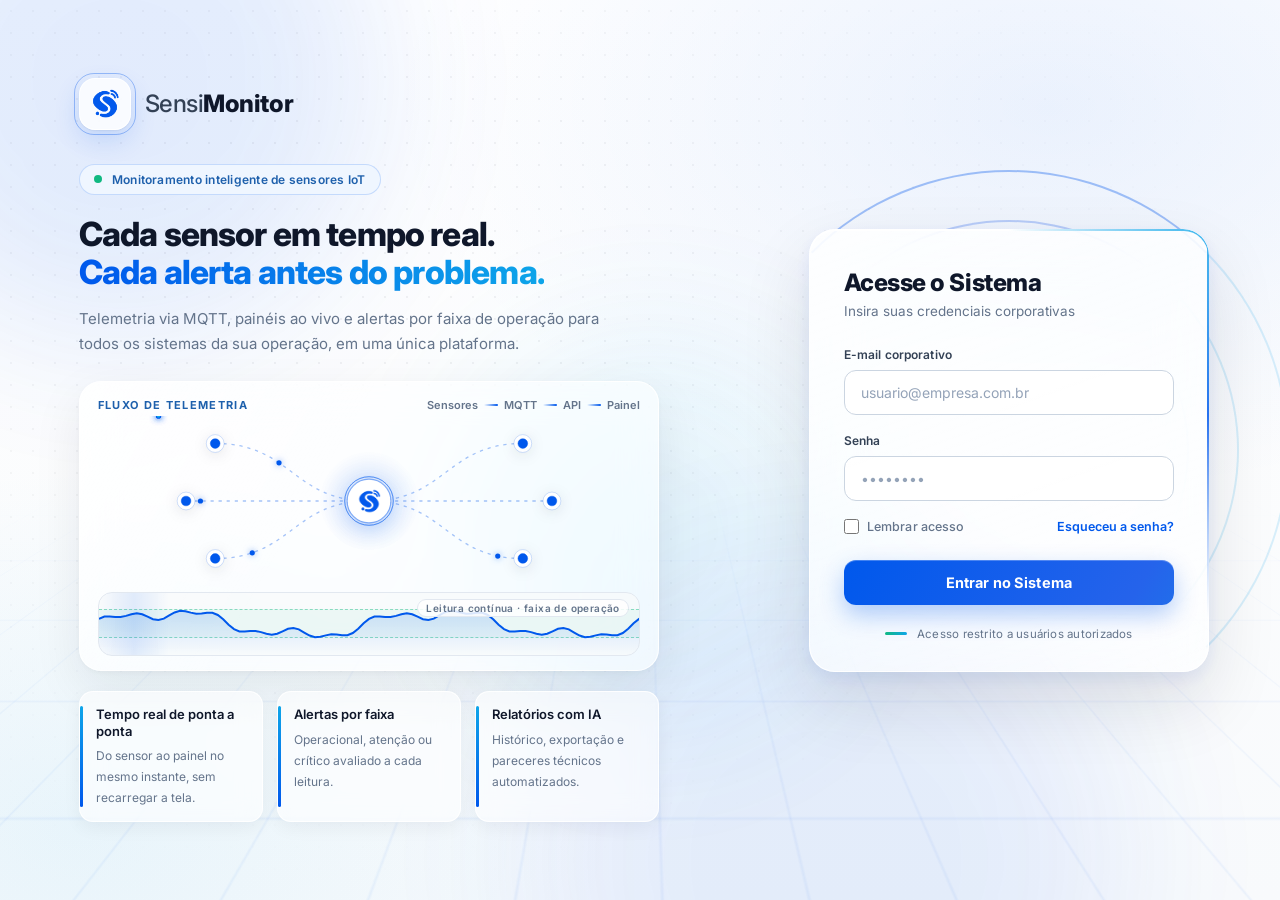
<file: index.html>
<!DOCTYPE html>
<html lang="pt-BR">
<head>
    <meta charset="UTF-8">
    <meta http-equiv="refresh" content="0; url=pages/login/index.html">
    <meta name="viewport" content="width=device-width, initial-scale=1.0">
    <title>Sensimonitor - Redirecionando...</title>
    <link rel="icon" type="image/png" href="pages/img/logo_head.png">
    <script>
        window.location.replace("pages/login/index.html" + window.location.search + window.location.hash);
    </script>
    <style>
        body {
            font-family: 'Inter', system-ui, -apple-system, sans-serif;
            display: flex;
            justify-content: center;
            align-items: center;
            height: 100vh;
            margin: 0;
            background-color: #f8fafc;
            color: #64748b;
        }
        .loading-container {
            text-align: center;
        }
        .spinner {
            width: 40px;
            height: 40px;
            border: 3px solid #e2e8f0;
            border-top: 3px solid #0284c7;
            border-radius: 50%;
            animation: spin 0.8s linear infinite;
            margin: 0 auto 16px;
        }
        @keyframes spin {
            0% { transform: rotate(0deg); }
            100% { transform: rotate(360deg); }
        }
    </style>
</head>
<body>
    <div class="loading-container">
        <div class="spinner"></div>
        <p>Carregando Sensimonitor...</p>
        <noscript>
            <p>Se você não for redirecionado automaticamente, <a href="pages/login/index.html">clique aqui</a>.</p>
        </noscript>
    </div>
</body>
</html>
</file>
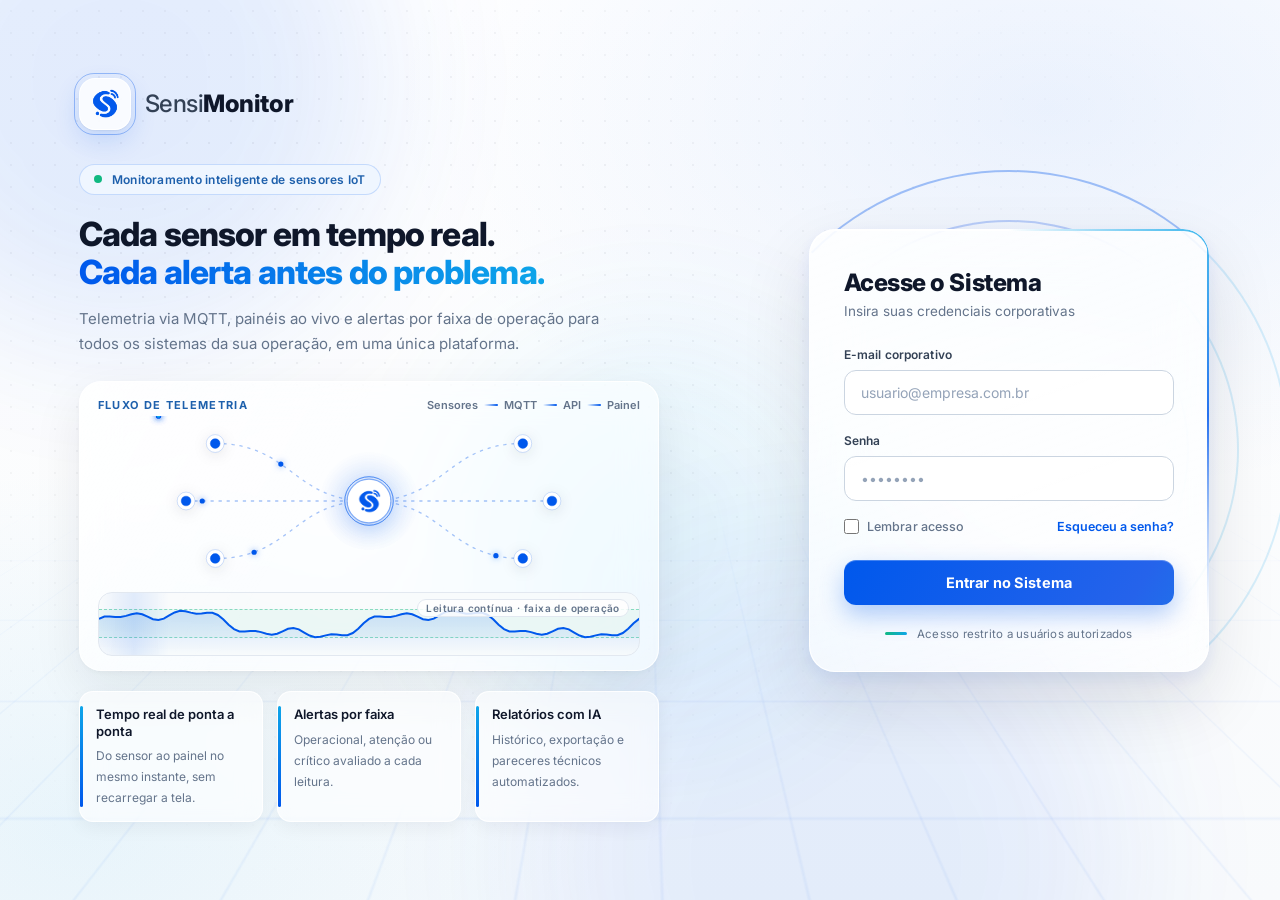
<file: pages/admin/index.html>
<!DOCTYPE html>
<html lang="pt-BR">
<head>
    <meta charset="UTF-8">
    <meta name="viewport" content="width=device-width, initial-scale=1.0">
    <title>Sensimonitor - Administração</title>
    <link rel="icon" type="image/png" href="../img/logo_head.png">
    <!-- Reaproveitamos o css da home para o layout base, e adicionamos um admin.css para os forms -->
    <link rel="stylesheet" href="../home/home.css">
    <link rel="stylesheet" href="admin.css">
    <link href="https://fonts.googleapis.com/css2?family=Inter:wght@300;400;500;600;700;800;900&display=swap" rel="stylesheet">
    <script src="../config.js"></script>
</head>
<body>
    <div id="toast" class="toast-feedback"></div>
    <div class="app-layout">
        <aside class="sidebar" data-menu="admin"></aside>
        <script src="../../shared/ui/sidebar.js"></script>

        <main class="main-content">
            <header>
                <h1>Cadastrar Clientes e Acessos</h1>
                <p>Gerencie o cadastro de clientes e configure credenciais de acesso de usuários ao sistema</p>
            </header>

            <div class="admin-container">
                <!-- Seção 1: Criar Cliente -->
                <div class="admin-section">
                    <div class="section-header">
                        <div class="section-title-group">
                            <h2>Cadastro de Cliente</h2>
                            <p>Registre novos clientes para controle e alocação de dispositivos</p>
                        </div>
                    </div>
                    <form id="formEmpresa">
                        <div class="form-group">
                            <label for="nomeEmpresa">Nome do Cliente</label>
                            <input type="text" id="nomeEmpresa" required placeholder="Razão Social ou Nome Fantasia">
                            <span class="form-hint">Identificação principal do cliente no sistema</span>
                        </div>
                        <div class="form-group">
                            <label for="cnpjEmpresa">CNPJ</label>
                            <input type="text" id="cnpjEmpresa" placeholder="00.000.000/0001-00">
                            <span class="form-hint">Opcional para fins de registro</span>
                        </div>
                        <button type="submit" id="btnSubmitEmpresa" class="btn-primary">
                            <span>Cadastrar Cliente</span>
                        </button>
                    </form>
                </div>

                <!-- Seção 2: Criar Usuário -->
                <div class="admin-section">
                    <div class="section-header">
                        <div class="section-title-group">
                            <h2>Cadastro de Usuário</h2>
                            <p>Defina as credenciais de autenticação e nível de permissão</p>
                        </div>
                    </div>
                    <form id="formUsuario">
                        <div class="form-group">
                            <label for="selectEmpresa">Cliente Vinculado</label>
                            <select id="selectEmpresa" required>
                                <option value="">Carregando clientes cadastrados...</option>
                            </select>
                            <span class="form-hint">O usuário terá acesso exclusivo aos dispositivos deste cliente</span>
                        </div>

                        <div class="form-row">
                            <div class="form-group">
                                <label for="nomeUsuario">Nome do Usuário</label>
                                <input type="text" id="nomeUsuario" required placeholder="Nome completo">
                            </div>
                            <div class="form-group">
                                <label for="emailUsuario">E-mail</label>
                                <input type="email" id="emailUsuario" required placeholder="usuario@cliente.com">
                            </div>
                        </div>

                        <div class="form-row">
                            <div class="form-group">
                                <label for="senhaUsuario">Senha Inicial</label>
                                <input type="password" id="senhaUsuario" required placeholder="Digite a senha de acesso">
                            </div>
                            <div class="form-group">
                                <label for="perfilUsuario">Nível de Acesso</label>
                                <select id="perfilUsuario">
                                    <option value="superadmin">Superadministrador (Gestão e Vínculos)</option>
                                    <option value="apresentacao" selected>Apresentação (Chopeiras / LFG60)</option>
                                </select>
                            </div>
                        </div>

                        <div class="profile-info-box">
                            <strong>Níveis de Permissão:</strong>
                            <ul style="margin: 6px 0 0 16px; padding: 0; font-size: 12px; line-height: 1.5;">
                                <li><strong>Superadministrador:</strong> Responsável pela gestão geral, cadastro de clientes, criação de usuários e vinculação de dispositivos.</li>
                                <li><strong>Apresentação:</strong> Acesso restrito exclusivamente à área de telemetria de dispositivos (Chopeiras e LFG60). Visão geral e outras áreas ficam bloqueadas.</li>
                            </ul>
                        </div>

                        <button type="submit" id="btnSubmitUsuario" class="btn-primary">
                            <span>Cadastrar Usuário</span>
                        </button>
                    </form>
                </div>
            </div>
        </main>
    </div>

    <script src="../../shared/ui/toast.js"></script>
    <script src="admin.js"></script>
</body>
</html>
</file>
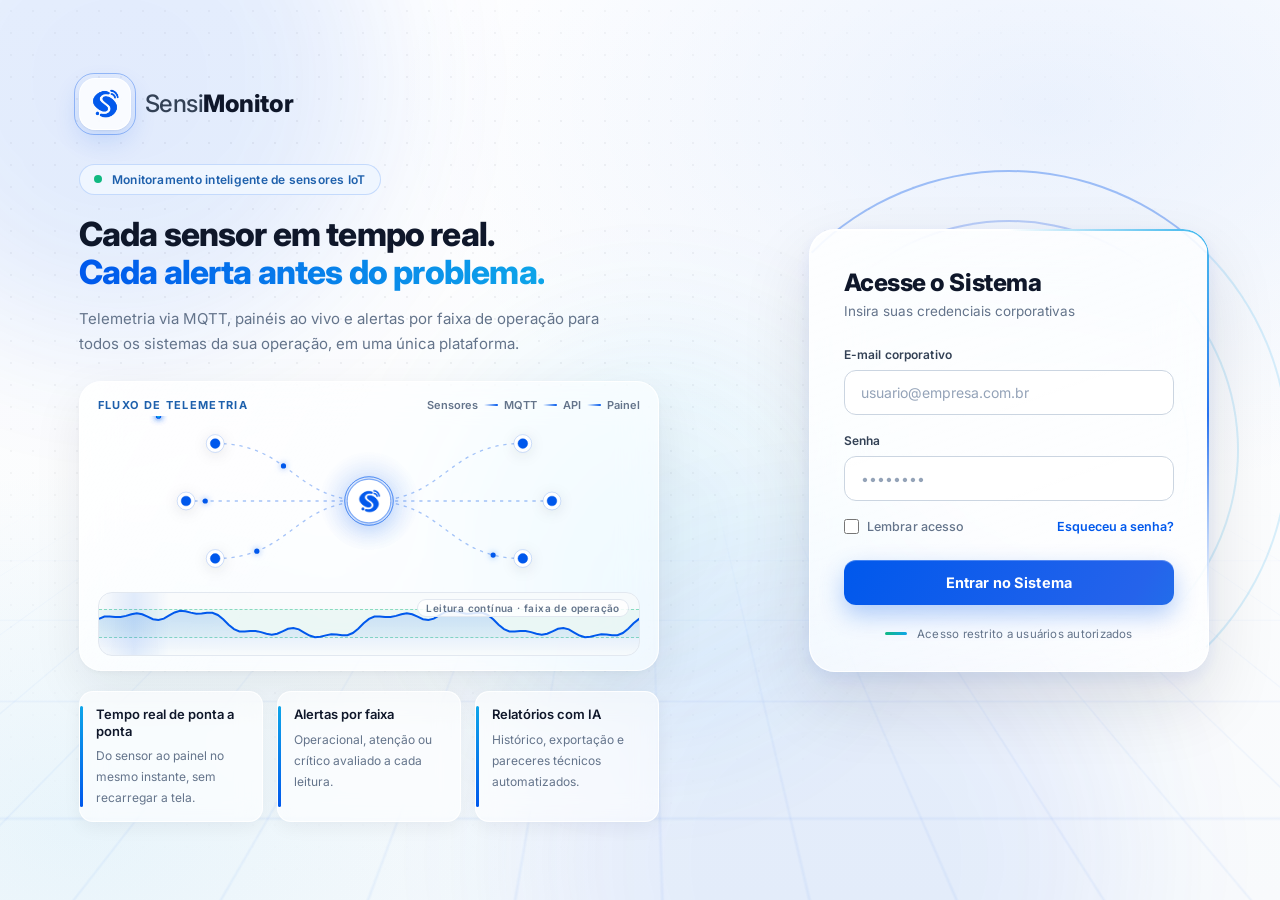
<file: pages/login/index.html>
<!DOCTYPE html>
<html lang="pt-BR">
<head>
    <meta charset="UTF-8">
    <meta name="viewport" content="width=device-width, initial-scale=1.0">
    <title>Sensimonitor - Login</title>
    <link rel="icon" type="image/png" href="../img/logo_head.png">
    <link rel="stylesheet" href="login.css">
    <link href="https://fonts.googleapis.com/css2?family=Inter:wght@300;400;500;600;700;800;900&display=swap" rel="stylesheet">
    <script src="../config.js"></script>
</head>
<body>
    <!-- Fundo animado: aurora em tons da marca, grade em perspectiva e partículas -->
    <div class="bg-animation" aria-hidden="true">
        <div class="circle circle-1"></div>
        <div class="circle circle-2"></div>
        <div class="circle circle-3"></div>
        <div class="bg-grid"></div>
        <div class="bg-noise"></div>
        <span class="spark s1"></span><span class="spark s2"></span><span class="spark s3"></span>
        <span class="spark s4"></span><span class="spark s5"></span><span class="spark s6"></span>
    </div>

    <div class="split-layout">
        <!-- Lado Esquerdo: Proposta da plataforma -->
        <div class="info-side">
            <div class="info-content">
                <div class="logo-container left-logo">
                    <div class="brand-mark">
                        <img src="../img/logo_head.png" alt="" class="brand-mark-img">
                        <span class="brand-ring"></span>
                    </div>
                    <span class="brand-name">Sensi<strong>Monitor</strong></span>
                </div>

                <span class="eyebrow"><span class="live-dot"></span>Monitoramento inteligente de sensores IoT</span>
                <h2>Cada sensor em tempo real.<br><span class="grad-text">Cada alerta antes do problema.</span></h2>
                <p class="info-desc">Telemetria via MQTT, painéis ao vivo e alertas por faixa de operação para todos os sistemas da sua operação, em uma única plataforma.</p>

                <!-- Painel ilustrativo: fluxo de telemetria dos sensores até a plataforma -->
                <div class="telemetry-panel" aria-hidden="true">
                    <div class="panel-head">
                        <span class="panel-title">Fluxo de telemetria</span>
                        <span class="panel-pipeline">Sensores <i></i> MQTT <i></i> API <i></i> Painel</span>
                    </div>

                    <svg class="flow-svg" viewBox="0 0 520 210" preserveAspectRatio="xMidYMid meet">
                        <defs>
                            <radialGradient id="gHub">
                                <stop offset="0" stop-color="#0058ec" stop-opacity="0.18"/>
                                <stop offset="1" stop-color="#0058ec" stop-opacity="0"/>
                            </radialGradient>
                        </defs>

                        <!-- Conexões dos sensores até a plataforma -->
                        <path id="p1" class="flow-line" d="M70,34 C165,34 165,105 260,105"/>
                        <path id="p2" class="flow-line" d="M34,105 C147,105 147,105 260,105"/>
                        <path id="p3" class="flow-line" d="M70,176 C165,176 165,105 260,105"/>
                        <path id="p4" class="flow-line" d="M450,34 C355,34 355,105 260,105"/>
                        <path id="p5" class="flow-line" d="M486,105 C373,105 373,105 260,105"/>
                        <path id="p6" class="flow-line" d="M450,176 C355,176 355,105 260,105"/>

                        <!-- Pacotes de dados percorrendo as conexões -->
                        <circle r="3.2" class="packet"><animateMotion dur="2.6s" begin="0s" repeatCount="indefinite"><mpath href="#p1"/></animateMotion></circle>
                        <circle r="2.2" class="packet alt"><animateMotion dur="2.6s" begin="1.3s" repeatCount="indefinite"><mpath href="#p1"/></animateMotion></circle>
                        <circle r="3.2" class="packet"><animateMotion dur="3.2s" begin="0.8s" repeatCount="indefinite"><mpath href="#p2"/></animateMotion></circle>
                        <circle r="3.2" class="packet"><animateMotion dur="2.9s" begin="0.4s" repeatCount="indefinite"><mpath href="#p3"/></animateMotion></circle>
                        <circle r="2.2" class="packet alt"><animateMotion dur="2.9s" begin="1.7s" repeatCount="indefinite"><mpath href="#p3"/></animateMotion></circle>
                        <circle r="3.2" class="packet"><animateMotion dur="3.4s" begin="1.2s" repeatCount="indefinite"><mpath href="#p4"/></animateMotion></circle>
                        <circle r="3.2" class="packet"><animateMotion dur="2.7s" begin="1.6s" repeatCount="indefinite"><mpath href="#p5"/></animateMotion></circle>
                        <circle r="2.2" class="packet alt"><animateMotion dur="2.7s" begin="2.9s" repeatCount="indefinite"><mpath href="#p5"/></animateMotion></circle>
                        <circle r="3.2" class="packet"><animateMotion dur="3.0s" begin="0.6s" repeatCount="indefinite"><mpath href="#p6"/></animateMotion></circle>

                        <!-- Central (plataforma) -->
                        <circle cx="260" cy="105" r="62" fill="url(#gHub)"/>
                        <circle cx="260" cy="105" r="30" class="hub-pulse"/>
                        <circle cx="260" cy="105" r="30" class="hub-pulse d2"/>
                        <circle cx="260" cy="105" r="27" class="hub-core"/>
                        <image href="../img/logo_head.png" x="243" y="88" width="34" height="34"/>

                        <!-- Sensores -->
                        <g class="node"><circle cx="70" cy="34" r="11" class="node-halo"/><circle cx="70" cy="34" r="6" class="node-ping d1"/><circle cx="70" cy="34" r="6" class="node-dot"/></g>
                        <g class="node"><circle cx="34" cy="105" r="11" class="node-halo"/><circle cx="34" cy="105" r="6" class="node-ping d2"/><circle cx="34" cy="105" r="6" class="node-dot"/></g>
                        <g class="node"><circle cx="70" cy="176" r="11" class="node-halo"/><circle cx="70" cy="176" r="6" class="node-ping d3"/><circle cx="70" cy="176" r="6" class="node-dot"/></g>
                        <g class="node"><circle cx="450" cy="34" r="11" class="node-halo"/><circle cx="450" cy="34" r="6" class="node-ping d4"/><circle cx="450" cy="34" r="6" class="node-dot"/></g>
                        <g class="node"><circle cx="486" cy="105" r="11" class="node-halo"/><circle cx="486" cy="105" r="6" class="node-ping d5"/><circle cx="486" cy="105" r="6" class="node-dot"/></g>
                        <g class="node"><circle cx="450" cy="176" r="11" class="node-halo"/><circle cx="450" cy="176" r="6" class="node-ping d6"/><circle cx="450" cy="176" r="6" class="node-dot"/></g>
                    </svg>

                    <!-- Curva contínua de leitura com faixa de operação -->
                    <div class="wave-box">
                        <div class="wave-band"></div>
                        <svg class="wave-svg" viewBox="0 0 800 120" preserveAspectRatio="none">
                            <defs>
                                <linearGradient id="gWave" x1="0" x2="0" y1="0" y2="1">
                                    <stop offset="0" stop-color="#3b82f6" stop-opacity="0.35"/>
                                    <stop offset="1" stop-color="#3b82f6" stop-opacity="0"/>
                                </linearGradient>
                            </defs>
                            <g class="wave-track">
                                <path class="wave-fill" d="M0,50.1 L8,45.7 L16,45.3 L24,46.6 L32,46.6 L40,44.3 L48,41.0 L56,39.3 L64,41.1 L72,45.8 L80,50.7 L88,52.4 L96,49.6 L104,43.5 L112,37.6 L120,34.6 L128,35.4 L136,38.0 L144,40.0 L152,39.7 L160,38.2 L168,38.3 L176,42.5 L184,50.9 L192,61.3 L200,69.9 L208,74.3 L216,74.7 L224,73.4 L232,73.4 L240,75.7 L248,79.0 L256,80.7 L264,78.9 L272,74.2 L280,69.3 L288,67.6 L296,70.4 L304,76.5 L312,82.4 L320,85.4 L328,84.6 L336,82.0 L344,80.0 L352,80.3 L360,81.8 L368,81.7 L376,77.5 L384,69.1 L392,58.7 L400,50.1 L408,45.7 L416,45.3 L424,46.6 L432,46.6 L440,44.3 L448,41.0 L456,39.3 L464,41.1 L472,45.8 L480,50.7 L488,52.4 L496,49.6 L504,43.5 L512,37.6 L520,34.6 L528,35.4 L536,38.0 L544,40.0 L552,39.7 L560,38.2 L568,38.3 L576,42.5 L584,50.9 L592,61.3 L600,69.9 L608,74.3 L616,74.7 L624,73.4 L632,73.4 L640,75.7 L648,79.0 L656,80.7 L664,78.9 L672,74.2 L680,69.3 L688,67.6 L696,70.4 L704,76.5 L712,82.4 L720,85.4 L728,84.6 L736,82.0 L744,80.0 L752,80.3 L760,81.8 L768,81.7 L776,77.5 L784,69.1 L792,58.7 L800,50.1 L808,45.7 L816,45.3 L824,46.6 L832,46.6 L840,44.3 L848,41.0 L856,39.3 L864,41.1 L872,45.8 L880,50.7 L888,52.4 L896,49.6 L904,43.5 L912,37.6 L920,34.6 L928,35.4 L936,38.0 L944,40.0 L952,39.7 L960,38.2 L968,38.3 L976,42.5 L984,50.9 L992,61.3 L1000,69.9 L1008,74.3 L1016,74.7 L1024,73.4 L1032,73.4 L1040,75.7 L1048,79.0 L1056,80.7 L1064,78.9 L1072,74.2 L1080,69.3 L1088,67.6 L1096,70.4 L1104,76.5 L1112,82.4 L1120,85.4 L1128,84.6 L1136,82.0 L1144,80.0 L1152,80.3 L1160,81.8 L1168,81.7 L1176,77.5 L1184,69.1 L1192,58.7 L1200,50.1 L1200,120 L0,120 Z"/>
                                <path class="wave-line" d="M0,50.1 L8,45.7 L16,45.3 L24,46.6 L32,46.6 L40,44.3 L48,41.0 L56,39.3 L64,41.1 L72,45.8 L80,50.7 L88,52.4 L96,49.6 L104,43.5 L112,37.6 L120,34.6 L128,35.4 L136,38.0 L144,40.0 L152,39.7 L160,38.2 L168,38.3 L176,42.5 L184,50.9 L192,61.3 L200,69.9 L208,74.3 L216,74.7 L224,73.4 L232,73.4 L240,75.7 L248,79.0 L256,80.7 L264,78.9 L272,74.2 L280,69.3 L288,67.6 L296,70.4 L304,76.5 L312,82.4 L320,85.4 L328,84.6 L336,82.0 L344,80.0 L352,80.3 L360,81.8 L368,81.7 L376,77.5 L384,69.1 L392,58.7 L400,50.1 L408,45.7 L416,45.3 L424,46.6 L432,46.6 L440,44.3 L448,41.0 L456,39.3 L464,41.1 L472,45.8 L480,50.7 L488,52.4 L496,49.6 L504,43.5 L512,37.6 L520,34.6 L528,35.4 L536,38.0 L544,40.0 L552,39.7 L560,38.2 L568,38.3 L576,42.5 L584,50.9 L592,61.3 L600,69.9 L608,74.3 L616,74.7 L624,73.4 L632,73.4 L640,75.7 L648,79.0 L656,80.7 L664,78.9 L672,74.2 L680,69.3 L688,67.6 L696,70.4 L704,76.5 L712,82.4 L720,85.4 L728,84.6 L736,82.0 L744,80.0 L752,80.3 L760,81.8 L768,81.7 L776,77.5 L784,69.1 L792,58.7 L800,50.1 L808,45.7 L816,45.3 L824,46.6 L832,46.6 L840,44.3 L848,41.0 L856,39.3 L864,41.1 L872,45.8 L880,50.7 L888,52.4 L896,49.6 L904,43.5 L912,37.6 L920,34.6 L928,35.4 L936,38.0 L944,40.0 L952,39.7 L960,38.2 L968,38.3 L976,42.5 L984,50.9 L992,61.3 L1000,69.9 L1008,74.3 L1016,74.7 L1024,73.4 L1032,73.4 L1040,75.7 L1048,79.0 L1056,80.7 L1064,78.9 L1072,74.2 L1080,69.3 L1088,67.6 L1096,70.4 L1104,76.5 L1112,82.4 L1120,85.4 L1128,84.6 L1136,82.0 L1144,80.0 L1152,80.3 L1160,81.8 L1168,81.7 L1176,77.5 L1184,69.1 L1192,58.7 L1200,50.1"/>
                            </g>
                        </svg>
                        <span class="wave-scan"></span>
                        <span class="wave-caption">Leitura contínua · faixa de operação</span>
                    </div>
                </div>

                <div class="features-list">
                    <div class="feature-item">
                        <div class="feature-text">
                            <strong>Tempo real de ponta a ponta</strong>
                            <span>Do sensor ao painel no mesmo instante, sem recarregar a tela.</span>
                        </div>
                    </div>
                    <div class="feature-item">
                        <div class="feature-text">
                            <strong>Alertas por faixa</strong>
                            <span>Operacional, atenção ou crítico avaliado a cada leitura.</span>
                        </div>
                    </div>
                    <div class="feature-item">
                        <div class="feature-text">
                            <strong>Relatórios com IA</strong>
                            <span>Histórico, exportação e pareceres técnicos automatizados.</span>
                        </div>
                    </div>
                </div>
            </div>
        </div>

        <!-- Lado Direito: Login -->
        <div class="login-side">
            <!-- Arcos de sinal (referência ao símbolo da marca) -->
            <div class="signal-arcs" aria-hidden="true">
                <span></span><span></span><span></span>
            </div>

            <div class="login-box" id="loginBox">
                <div class="login-mobile-logo">
                    <img src="../img/logo_head.png" alt="" class="login-logo-mobile">
                    <span class="brand-name">Sensi<strong>Monitor</strong></span>
                </div>
                <h3 class="login-title">Acesse o Sistema</h3>
                <p class="subtitle">Insira suas credenciais corporativas</p>
                <form id="loginForm">
                    <div class="input-group">
                        <label for="email">E-mail corporativo</label>
                        <div class="input-shell">
                            <input type="email" id="email" placeholder="usuario@empresa.com.br" required autocomplete="email">
                            <span class="input-glow"></span>
                        </div>
                    </div>
                    <div class="input-group">
                        <label for="password">Senha</label>
                        <div class="input-shell">
                            <input type="password" id="password" placeholder="••••••••" required>
                            <span class="input-glow"></span>
                        </div>
                    </div>
                    <div class="options">
                        <label class="remember">
                            <input type="checkbox"> Lembrar acesso
                        </label>
                        <a href="#" class="forgot-pwd">Esqueceu a senha?</a>
                    </div>
                    <button type="submit" class="login-btn">
                        <span class="btn-text">Entrar no Sistema</span>
                        <span class="loader hidden"></span>
                    </button>
                </form>
                <p class="secure-note"><span class="secure-bar"></span>Acesso restrito a usuários autorizados</p>
            </div>
        </div>
    </div>

    <script src="login.js"></script>
</body>
</html>
</file>
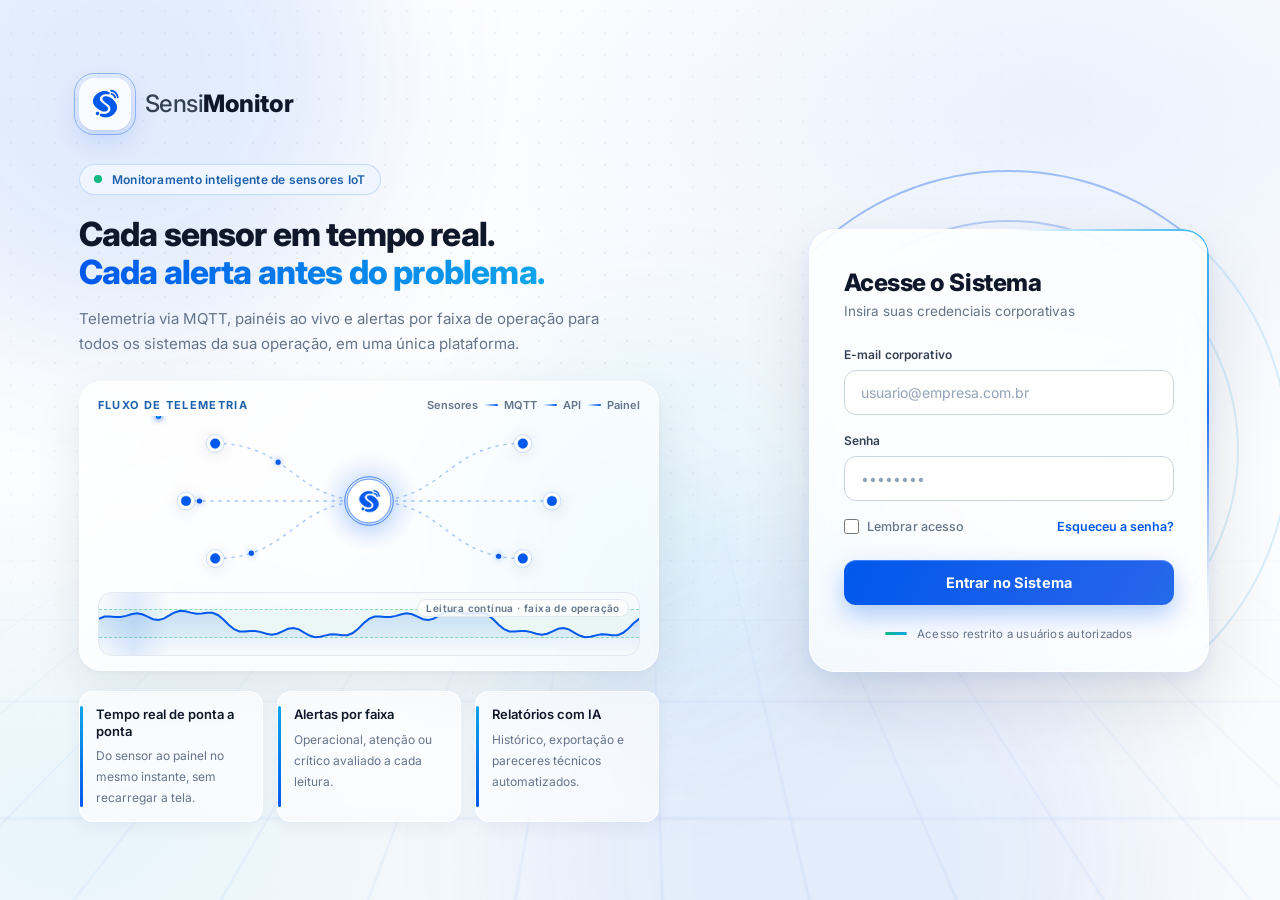
<file: pages/admin/dispositivos.html>
<!DOCTYPE html>
<html lang="pt-BR">
<head>
    <meta charset="UTF-8">
    <meta name="viewport" content="width=device-width, initial-scale=1.0">
    <title>Sensimonitor - Gerenciar Dispositivos</title>
    <link rel="stylesheet" href="../home/home.css">
    <link rel="stylesheet" href="admin.css">
    <link href="https://fonts.googleapis.com/css2?family=Inter:wght@300;400;500;600;700;800;900&display=swap" rel="stylesheet">
    <script src="../config.js"></script>
    <style>
        .devices-table {
            width: 100%;
            border-collapse: collapse;
            margin-top: 20px;
        }
        .devices-table th, .devices-table td {
            text-align: left;
            padding: 12px;
            border-bottom: 1px solid #e1e4e8;
            font-size: 13px;
        }
        .devices-table th {
            background-color: #f8f9fa;
            color: #555;
            font-weight: 600;
        }
        .devices-table tr:hover {
            background-color: #f1f5f9;
        }
        .status-badge {
            padding: 4px 8px;
            border-radius: 12px;
            font-size: 11px;
            font-weight: 600;
        }
        .status-operacional { background-color: #d1fae5; color: #065f46; }
        .status-atencao { background-color: #fef3c7; color: #92400e; }
        .select-empresa {
            padding: 6px 10px;
            border-radius: 6px;
            border: 1px solid #cbd5e1;
            background-color: #fff;
            font-size: 13px;
            color: #1e293b;
            width: 100%;
            max-width: 220px;
        }
        .btn-salvar-vinculo {
            background-color: #0284c7;
            color: white;
            border: none;
            padding: 6px 12px;
            border-radius: 6px;
            font-size: 12px;
            font-weight: 600;
            cursor: pointer;
            transition: background-color 0.2s;
        }
        .btn-salvar-vinculo:hover {
            background-color: #0369a1;
        }
        .btn-salvar-vinculo:disabled {
            background-color: #94a3b8;
            cursor: not-allowed;
        }
        .toast-feedback {
            position: fixed;
            top: 20px;
            right: 20px;
            padding: 12px 20px;
            border-radius: 8px;
            color: white;
            font-size: 14px;
            font-weight: 500;
            display: none;
            z-index: 1000;
            box-shadow: 0 4px 6px -1px rgba(0, 0, 0, 0.1);
        }
        .toast-success { background-color: #10b981; }
        .toast-error { background-color: #ef4444; }
    </style>
</head>
<body>
    <div id="toast" class="toast-feedback"></div>
    <div class="app-layout">
        <aside class="sidebar" data-menu="admin"></aside>
        <script src="../../shared/ui/sidebar.js"></script>

        <main class="main-content">
            <header>
                <h1>Gerenciar Dispositivos</h1>
                <p>Vincule dispositivos a clientes específicos para controle de acesso e visualização</p>
            </header>

            <!-- 4 Cards de Métricas -->
            <div class="dashboard-cards">
                <div class="card">
                    <h3>Clientes Cadastrados</h3>
                    <div class="card-value" id="kpiEmpresas">--</div>
                    <div class="card-indicator neutral">
                        Clientes ativos no sistema
                    </div>
                </div>
                <div class="card">
                    <h3>Dispositivos Detectados</h3>
                    <div class="card-value" id="kpiTotalDispositivos">--</div>
                    <div class="card-indicator neutral">
                        Total registrado no sistema
                    </div>
                </div>
                <div class="card">
                    <h3>Dispositivos Sem Vínculo</h3>
                    <div class="card-value warning" id="kpiSemVinculo">--</div>
                    <div class="card-indicator" id="kpiSemVinculoSub" style="color: #f59e0b;">
                        Requerem vinculação
                    </div>
                </div>
                <div class="card">
                    <h3>Dispositivos Online</h3>
                    <div class="card-value positive" id="kpiOnline">--</div>
                    <div class="card-indicator positive">
                        Operando normalmente
                    </div>
                </div>
            </div>

            <!-- Grid Principal: Tabela de Dispositivos (Esquerda) e Tabela de Clientes (Direita) -->
            <div class="devices-layout-grid">
                <!-- Coluna Principal: Tabela de Dispositivos -->
                <div class="card devices-main-card">
                    <div class="card-top-header">
                        <div>
                            <h2>Dispositivos Detectados</h2>
                            <p id="devicesCountSub">Gerenciamento e vinculação de dispositivos com os clientes</p>
                        </div>
                        <div class="table-search-box">
                            <input type="text" id="searchDispositivoInput" class="table-search-input" placeholder="Buscar por série ou cliente...">
                        </div>
                    </div>

                    <div style="overflow-x: auto;">
                        <table class="devices-table">
                            <thead>
                                <tr>
                                    <th>Nº de Série</th>
                                    <th>Cliente Vinculado</th>
                                    <th>Status</th>
                                    <th>Data de Cadastro</th>
                                    <th style="text-align: center; width: 100px;">Ações</th>
                                </tr>
                            </thead>
                            <tbody id="devicesTableBody">
                                <tr>
                                    <td colspan="5" style="text-align: center;">Carregando dispositivos...</td>
                                </tr>
                            </tbody>
                        </table>
                    </div>
                </div>

                <!-- Coluna Lateral: Clientes e Quantidade de Dispositivos Vinculados (Mesmo Padrão da Tabela Principal) -->
                <div class="card companies-sidebar-card">
                    <div class="card-top-header">
                        <div>
                            <h2>Clientes</h2>
                            <p id="clientsCountSub">Dispositivos vinculados</p>
                        </div>
                    </div>

                    <div style="overflow-x: auto; max-height: 560px;">
                        <table class="devices-table clients-table">
                            <thead>
                                <tr>
                                    <th>Cliente</th>
                                    <th style="text-align: center; width: 75px;">Disp.</th>
                                    <th style="text-align: center; width: 70px;">Ação</th>
                                </tr>
                            </thead>
                            <tbody id="clientsTableBody">
                                <tr>
                                    <td colspan="3" style="text-align: center; color: var(--text-muted);">Carregando clientes...</td>
                                </tr>
                            </tbody>
                        </table>
                    </div>
                </div>
            </div>
        </main>
    </div>

    <!-- Modal de Edição de Cliente -->
    <div class="modal-overlay" id="modalEditarCliente">
        <div class="modal-content client-edit-modal">
            <div class="modal-header">
                <h3>Editar Cliente</h3>
                <button type="button" class="modal-close-btn" onclick="fecharModalEditarCliente()">&times;</button>
            </div>
            <form id="formEditarCliente" onsubmit="salvarEdicaoCliente(event)">
                <div class="modal-body">
                    <input type="hidden" id="editClienteId">
                    <div class="modal-form-group">
                        <label for="editClienteNome">Nome do Cliente</label>
                        <input type="text" id="editClienteNome" required placeholder="Razão Social ou Nome Fantasia" class="modal-input">
                    </div>
                    <div class="modal-form-group">
                        <label for="editClienteCnpj">CNPJ</label>
                        <input type="text" id="editClienteCnpj" placeholder="00.000.000/0001-00" class="modal-input">
                    </div>
                </div>
                <div class="modal-footer">
                    <button type="button" class="btn-modal-secondary" onclick="fecharModalEditarCliente()">Cancelar</button>
                    <button type="submit" id="btnSalvarEdicaoCliente" class="btn-modal-primary">Salvar Alterações</button>
                </div>
            </form>
        </div>
    </div>

    <script src="../../shared/ui/toast.js"></script>
    <script src="dispositivos.js"></script>
</body>
</html>
</file>
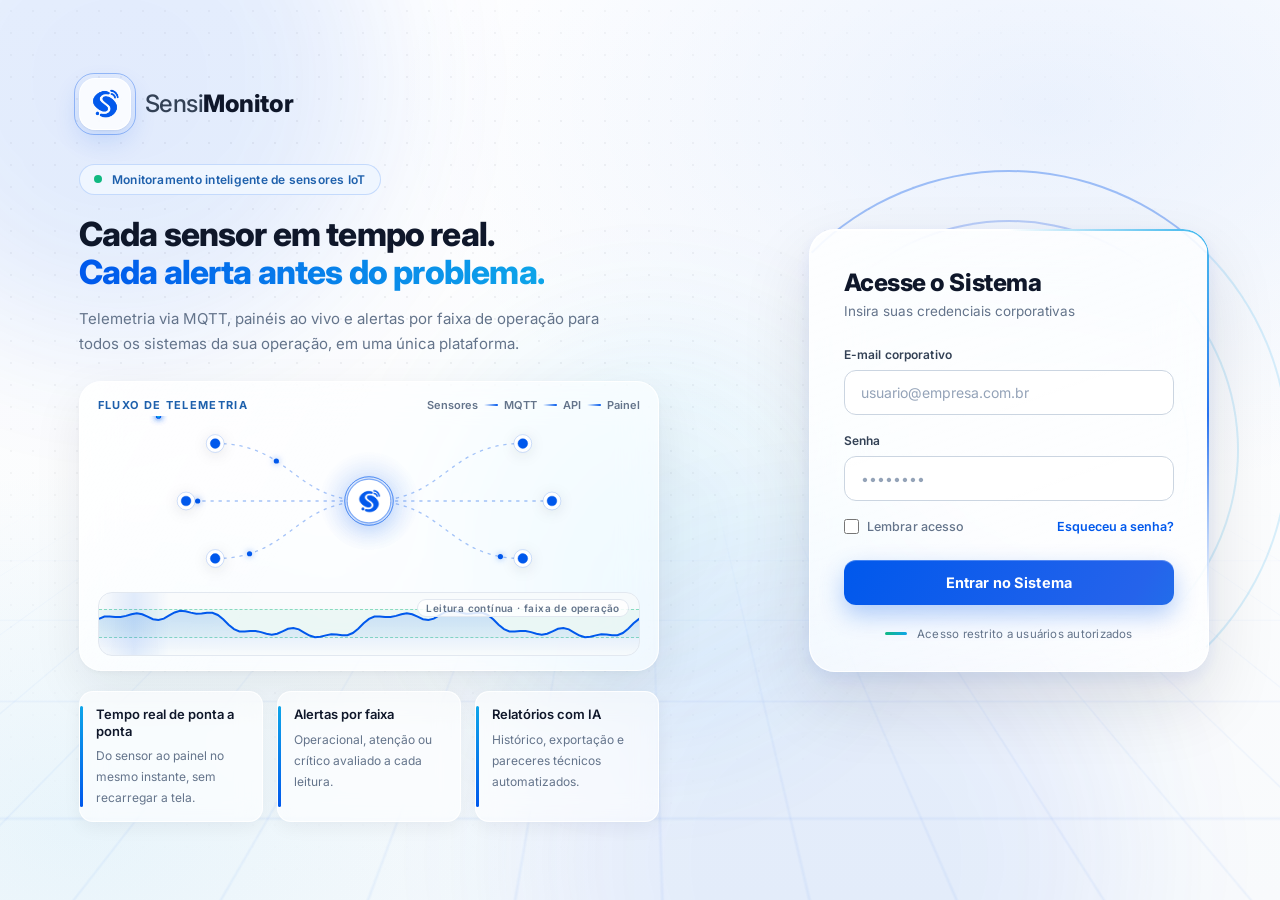
<file: pages/admin/relatorios.html>
<!DOCTYPE html>
<html lang="pt-BR">
<head>
    <meta charset="UTF-8">
    <meta name="viewport" content="width=device-width, initial-scale=1.0">
    <title>Sensimonitor - Relatórios & Análise de IA</title>
    <link rel="icon" type="image/png" href="../img/logo_head.png">
    <link rel="stylesheet" href="../home/home.css">
    <link rel="stylesheet" href="admin.css">
    <link rel="stylesheet" href="relatorios.css">
    <link href="https://fonts.googleapis.com/css2?family=Inter:wght@300;400;500;600;700;800;900&display=swap" rel="stylesheet">
    <script src="../config.js"></script>
</head>
<body>
    <div id="toast" class="toast-feedback"></div>
    <div class="app-layout">
        <!-- Sidebar Navigation -->
        <aside class="sidebar" data-menu="admin"></aside>
        <script src="../../shared/ui/sidebar.js"></script>

        <!-- Main Content -->
        <main class="main-content">
            <header>
                <h1>Relatórios & Análise de IA</h1>
                <p>Geração de pareceres técnicos automatizados, laudos periciais em PDF, exportação em Excel e agendamentos.</p>
            </header>

            <!-- Barra Superior de Controle e Abas -->
            <div class="relatorios-top-bar">
                <div class="mode-segmented-control">
                    <button type="button" class="mode-tab-btn active" id="tab-mode-lfg60" data-mode="lfg60">
                        <svg class="mode-tab-icon" viewBox="0 0 24 24" fill="none" stroke="currentColor" stroke-width="2">
                            <path d="M12 2a10 10 0 0 1 10 10c0 5.523-4.477 10-10 10S2 17.523 2 12c0-2.5 1-4.8 2.6-6.5L12 2z"/>
                            <path d="M12 12v6"/>
                            <path d="M12 12l4-2"/>
                            <path d="M12 12l-4-2"/>
                        </svg>
                        <span>Transmissor LFG60</span>
                    </button>
                    <button type="button" class="mode-tab-btn" id="tab-mode-chopeiras" data-mode="chopeiras">
                        <svg class="mode-tab-icon" viewBox="0 0 24 24" fill="none" stroke="currentColor" stroke-width="2">
                            <rect x="3" y="4" width="18" height="16" rx="2"/>
                            <path d="M7 8h10"/>
                            <path d="M7 12h10"/>
                            <path d="M7 16h6"/>
                        </svg>
                        <span>Chopeiras & Relés</span>
                    </button>
                </div>

                <div class="top-bar-right">
                    <span class="status-pill-online">
                        <span class="status-dot-green"></span>
                        Motor IA Ativo
                    </span>
                </div>
            </div>

            <!-- Container Principal do Chat & Relatórios -->
            <div class="relatorios-container">
                <!-- Cabeçalho do Card -->
                <div class="relatorios-chat-header">
                    <div class="chat-title-group">
                        <div class="chat-avatar-badge">
                            <svg viewBox="0 0 24 24" fill="none" stroke="currentColor" stroke-width="2">
                                <path d="M21 15a2 2 0 0 1-2 2H7l-4 4V5a2 2 0 0 1 2-2h14a2 2 0 0 1 2 2z"/>
                            </svg>
                        </div>
                        <div>
                            <div class="chat-title-row">
                                <span class="chat-title" id="chat-system-title">Assistente Ambiental</span>
                                <span class="chat-tag" id="chat-system-tag">LFG60 / LLM</span>
                            </div>
                            <span class="chat-subtitle">Análise pericial de conformidade e diagnóstico em tempo real</span>
                        </div>
                    </div>
                    
                    <div class="relatorios-header-actions">
                        <button type="button" id="btn-quick-action" class="btn-chat-action btn-chat-primary">
                            <svg viewBox="0 0 24 24" fill="none" stroke="currentColor" stroke-width="2"><polyline points="22 12 18 12 15 21 9 3 6 12 2 12"/></svg>
                            <span>Analisar Sensor LFG60</span>
                        </button>
                        <button type="button" id="btn-export-excel-header" class="btn-chat-action btn-chat-excel" title="Baixar planilha Excel com registros das leituras do dia">
                            <svg viewBox="0 0 24 24" fill="none" stroke="currentColor" stroke-width="2"><path d="M14 2H6a2 2 0 0 0-2 2v16a2 2 0 0 0 2 2h12a2 2 0 0 0 2-2V8z"/><polyline points="14 2 14 8 20 8"/><line x1="8" y1="13" x2="16" y2="13"/><line x1="8" y1="17" x2="16" y2="17"/><polyline points="10 9 9 9 8 9"/></svg>
                            <span>Exportar Excel do Dia</span>
                        </button>
                        <button type="button" id="btn-open-schedule" class="btn-chat-action">
                            <svg viewBox="0 0 24 24" fill="none" stroke="currentColor" stroke-width="2"><circle cx="12" cy="12" r="10"/><polyline points="12 6 12 12 16 14"/></svg>
                            <span>Agendamento E-mail</span>
                        </button>
                        <button type="button" id="btn-clear" class="btn-chat-action btn-chat-secondary" title="Limpar histórico de mensagens">
                            <svg viewBox="0 0 24 24" fill="none" stroke="currentColor" stroke-width="2"><polyline points="3 6 5 6 21 6"/><path d="M19 6v14a2 2 0 0 1-2 2H7a2 2 0 0 1-2-2V6m3 0V4a2 2 0 0 1 2-2h4a2 2 0 0 1 2 2v2"/></svg>
                            <span>Limpar</span>
                        </button>
                    </div>
                </div>

                <!-- Área de Mensagens -->
                <div class="relatorios-chat-body" id="chat-messages">
                    <!-- Preenchido dinamicamente via JS de acordo com a aba selecionada -->
                </div>

                <!-- Barra de Entrada / Footer -->
                <div class="relatorios-chat-footer">
                    <form id="chat-form">
                        <div class="relatorios-input-box">
                            <textarea 
                                id="message-input" 
                                placeholder="Digite sua mensagem ou JSON de dados do sensor LFG60..." 
                                rows="1"
                                required
                            ></textarea>
                            <button type="submit" id="btn-send" class="btn-chat-send" title="Enviar mensagem">
                                <span>Enviar</span>
                                <svg viewBox="0 0 24 24" fill="none" stroke="currentColor" stroke-width="2">
                                    <line x1="22" y1="2" x2="11" y2="13"/>
                                    <polygon points="22 2 15 22 11 13 2 9 22 2"/>
                                </svg>
                            </button>
                        </div>
                    </form>
                    <span class="relatorios-footer-hint">Pressione <kbd>Enter</kbd> para enviar, <kbd>Shift + Enter</kbd> para quebra de linha</span>
                </div>
            </div>
        </main>
    </div>

    <!-- Modal de Envio Rápido por E-mail -->
    <div id="email-modal" class="modal-overlay">
        <div class="modal-content client-edit-modal">
            <div class="modal-header">
                <h3 id="email-modal-title">Enviar Relatório por E-mail</h3>
                <button type="button" id="btn-close-email-modal" class="modal-close-btn">&times;</button>
            </div>
            <div class="modal-body">
                <p class="modal-description-text">
                    Informe o endereço de e-mail de destino. O relatório será emitido com <strong>2 anexos</strong> oficiais: o laudo em PDF e a planilha Excel (.xlsx) das leituras diárias.
                </p>

                <div class="modal-form-group">
                    <label for="instant-email-recipient">E-mail de Destino</label>
                    <input type="email" id="instant-email-recipient" class="modal-input" required placeholder="contato@empresa.com">
                </div>

                <div class="modal-form-group">
                    <label for="instant-email-subject">Assunto da Mensagem</label>
                    <input type="text" id="instant-email-subject" class="modal-input" placeholder="[SensiMonitor] Relatório Técnico">
                </div>

                <div class="attachment-preview-box">
                    <span class="attachment-label">Anexos inclusos:</span>
                    <div class="attachment-pills-list">
                        <span class="attachment-pill">
                            <svg viewBox="0 0 24 24" fill="none" stroke="currentColor" stroke-width="2"><path d="M14 2H6a2 2 0 0 0-2 2v16a2 2 0 0 0 2 2h12a2 2 0 0 0 2-2V8z"/><polyline points="14 2 14 8 20 8"/></svg>
                            Laudo Técnico (PDF)
                        </span>
                        <span class="attachment-pill">
                            <svg viewBox="0 0 24 24" fill="none" stroke="currentColor" stroke-width="2"><path d="M14 2H6a2 2 0 0 0-2 2v16a2 2 0 0 0 2 2h12a2 2 0 0 0 2-2V8z"/><polyline points="14 2 14 8 20 8"/><line x1="8" y1="13" x2="16" y2="13"/><line x1="8" y1="17" x2="16" y2="17"/></svg>
                            Registros Diários (Excel .xlsx)
                        </span>
                    </div>
                </div>

                <div id="instant-email-feedback" class="feedback-info-box" style="display: none;"></div>
            </div>
            <div class="modal-footer">
                <button type="button" id="btn-cancel-email" class="btn-modal-secondary">Cancelar</button>
                <button type="button" id="btn-confirm-send-email" class="btn-modal-primary">Enviar Relatório</button>
            </div>
        </div>
    </div>

    <!-- Modal de Configuração de Agendamento Diário -->
    <div id="schedule-modal" class="modal-overlay">
        <div class="modal-content client-edit-modal">
            <div class="modal-header">
                <h3 id="schedule-modal-title">Agendamento Diário por E-mail</h3>
                <button type="button" id="btn-close-modal" class="modal-close-btn">&times;</button>
            </div>
            <div class="modal-body">
                <p class="modal-description-text">
                    Configure a rotina automática para envio dos laudos diários em PDF e planilha Excel anexados.
                </p>

                <div class="modal-form-group">
                    <label for="schedule-target-system">Sistema a Agendar</label>
                    <select id="schedule-target-system" class="modal-input">
                        <option value="lfg60">Transmissor Ambiental LFG60</option>
                        <option value="chopeiras">Sistema de Chopeiras & Relés</option>
                    </select>
                </div>

                <div class="modal-form-group">
                    <label for="schedule-recipient">E-mail Destinatário</label>
                    <input type="email" id="schedule-recipient" class="modal-input" placeholder="gestao@empresa.com">
                </div>

                <div class="modal-form-group">
                    <label for="schedule-time">Horário de Envio Diário</label>
                    <input type="time" id="schedule-time" class="modal-input" value="08:00">
                </div>

                <div class="modal-form-group" style="margin-top: 6px;">
                    <label class="schedule-checkbox-label">
                        <input type="checkbox" id="schedule-active" checked>
                        <span>Ativar rotina diária de disparo automático</span>
                    </label>
                </div>

                <div id="schedule-status-info" class="schedule-status-box">
                    Carregando status do agendamento...
                </div>
            </div>
            <div class="modal-footer">
                <button type="button" id="btn-trigger-now" class="btn-modal-secondary">Disparar Agora</button>
                <button type="button" id="btn-save-schedule" class="btn-modal-primary">Salvar Configurações</button>
            </div>
        </div>
    </div>

    <script src="relatorios.js"></script>
</body>
</html>
</file>
<file: pages/home/home.css>
/* Fonte Inter: carregada pelo <link> no HTML de cada página. */

:root {
    --primary-blue: #1e60ac;
    --primary-blue-hover: #164e8c;
    --primary-blue-light: #eff6ff;
    --primary-blue-glow: rgba(30, 96, 172, 0.12);
    --bg-page: #f8fafc;
    --card-bg: #ffffff;
    --border-fine: #e2e8f0;
    --border-hover: #cbd5e1;
    --text-main: #0f172a;
    --text-muted: #64748b;
    --text-light: #94a3b8;
    --status-green: #10b981;
    --status-yellow: #f59e0b;
    --status-red: #ef4444;
}

* {
    box-sizing: border-box;
    margin: 0;
    padding: 0;
}

body {
    font-family: 'Inter', system-ui, -apple-system, sans-serif;
    background-color: var(--bg-page);
    color: var(--text-main);
    display: flex;
    min-height: 100vh;
    overflow-x: hidden;
    -webkit-font-smoothing: antialiased;
}

.app-layout {
    display: flex;
    width: 100vw;
    min-height: 100vh;
    overflow: hidden;
}

/* --- Barra Lateral (Sidebar Limpa e Moderna) --- */
.sidebar {
    width: 240px;
    background: #ffffff;
    border-right: 1px solid var(--border-fine);
    display: flex;
    flex-direction: column;
    padding: 24px 0;
    flex-shrink: 0;
    z-index: 20;
    transition: transform 0.3s ease;
}

.logo-container {
    display: flex;
    align-items: center;
    padding: 0 20px;
    margin-bottom: 24px;
    gap: 10px;
}

.sidebar-logo {
    max-width: 155px;
    max-height: 44px;
    width: auto;
    height: auto;
    object-fit: contain;
    display: block;
}

.admin-badge {
    background: #e0e7ff;
    color: #3730a3;
    font-size: 10px;
    font-weight: 700;
    padding: 2px 7px;
    border-radius: 6px;
    text-transform: uppercase;
    letter-spacing: 0.5px;
}

nav {
    flex: 1;
    display: flex;
    flex-direction: column;
}

.nav-item {
    padding: 11px 20px;
    color: var(--text-muted);
    text-decoration: none;
    font-weight: 500;
    font-size: 13.5px;
    transition: all 0.2s ease;
    border-left: 3px solid transparent;
    display: flex;
    align-items: center;
    gap: 10px;
}

.nav-item:hover {
    background: var(--primary-blue-light);
    color: var(--primary-blue);
}

.nav-item.active {
    background: var(--primary-blue-light);
    color: var(--primary-blue);
    font-weight: 600;
    border-left-color: var(--primary-blue);
}

/* Nav Dropdown */
.nav-dropdown {
    display: flex;
    flex-direction: column;
}

.nav-dropdown-toggle {
    display: flex;
    justify-content: space-between;
    align-items: center;
    padding: 11px 20px;
    color: var(--text-muted);
    text-decoration: none;
    font-weight: 500;
    font-size: 13.5px;
    transition: all 0.2s ease;
    border-left: 3px solid transparent;
    cursor: pointer;
    background: transparent;
    border-top: none;
    border-right: none;
    border-bottom: none;
    width: 100%;
    text-align: left;
    font-family: inherit;
}

.nav-dropdown-toggle:hover {
    background: var(--primary-blue-light);
    color: var(--primary-blue);
}

.nav-dropdown-toggle.active {
    color: var(--primary-blue);
    font-weight: 600;
    border-left-color: var(--primary-blue);
    background: var(--primary-blue-light);
}

.nav-dropdown-toggle .chevron {
    width: 14px;
    height: 14px;
    transition: transform 0.2s ease;
}

.nav-dropdown.open .nav-dropdown-toggle .chevron {
    transform: rotate(180deg);
}

.nav-dropdown-menu {
    display: none;
    flex-direction: column;
    padding-left: 10px;
    background: #fbfcfe;
}

.nav-dropdown.open .nav-dropdown-menu {
    display: flex;
}

.nav-subitem {
    padding: 9px 20px;
    color: var(--text-muted);
    text-decoration: none;
    font-size: 13px;
    font-weight: 500;
    transition: all 0.2s ease;
    border-left: 3px solid transparent;
}

.nav-subitem:hover {
    color: var(--primary-blue);
    background: var(--primary-blue-light);
}

.nav-subitem.active {
    color: var(--primary-blue);
    font-weight: 600;
    border-left-color: var(--primary-blue);
    background: var(--primary-blue-light);
}

.user-info {
    padding: 16px 20px;
    border-top: 1px solid var(--border-fine);
}

.logout-btn {
    display: block;
    text-align: center;
    padding: 9px;
    color: #475569;
    background: #f1f5f9;
    border-radius: 6px;
    text-decoration: none;
    font-size: 13px;
    font-weight: 600;
    transition: all 0.2s ease;
}

.logout-btn:hover {
    background: #e2e8f0;
    color: #0f172a;
}

/* --- Conteúdo Principal --- */
.main-content {
    flex: 1;
    display: flex;
    flex-direction: column;
    padding: 24px 32px;
    overflow-y: auto;
    background-color: var(--bg-page);
}

header {
    margin-bottom: 24px;
    padding-bottom: 14px;
    border-bottom: 1px solid var(--border-fine);
}

header h1 {
    font-size: 22px;
    font-weight: 700;
    color: var(--text-main);
    letter-spacing: -0.4px;
    margin-bottom: 4px;
}

header p {
    color: var(--text-muted);
    font-size: 13px;
}

/* --- Cartões do Dashboard (Linhas Finas e Visual Claro) --- */
.dashboard-cards {
    display: grid;
    grid-template-columns: repeat(auto-fit, minmax(220px, 1fr));
    gap: 16px;
    margin-bottom: 24px;
}

.card {
    background: #ffffff;
    border: 1px solid var(--border-fine);
    border-radius: 8px;
    padding: 20px;
    box-shadow: 0 1px 3px rgba(0,0,0,0.02);
    transition: all 0.2s ease;
    display: flex;
    flex-direction: column;
    justify-content: space-between;
}

.card:hover {
    border-color: var(--border-hover);
    transform: translateY(-2px);
    box-shadow: 0 4px 12px rgba(30, 96, 172, 0.05);
}

.card h3 {
    font-size: 12px;
    color: var(--text-muted);
    margin-bottom: 10px;
    text-transform: uppercase;
    letter-spacing: 0.5px;
    font-weight: 600;
}

.card-value {
    font-size: 30px;
    font-weight: 700;
    color: var(--text-main);
    letter-spacing: -1px;
    margin-bottom: 8px;
}

.card-value.warning {
    color: var(--status-yellow);
}

.card-indicator {
    font-size: 12px;
    font-weight: 600;
    display: flex;
    align-items: center;
    gap: 6px;
}

.positive { color: var(--status-green); }
.neutral { color: var(--primary-blue); }

/* --- Containers de Gráficos (Modelo Claro) --- */
.charts-container {
    display: grid;
    grid-template-columns: 2fr 1fr;
    gap: 16px;
}

.chart-box {
    background: #ffffff;
    border: 1px solid var(--border-fine);
    border-radius: 8px;
    padding: 20px;
    box-shadow: 0 1px 3px rgba(0,0,0,0.02);
}

.chart-box h2 {
    font-size: 14px;
    font-weight: 600;
    margin-bottom: 16px;
    color: var(--text-main);
    border-bottom: 1px solid #f1f5f9;
    padding-bottom: 10px;
}

/* Responsividade */
@media (max-width: 900px) {
    .app-layout {
        flex-direction: column;
    }

    .sidebar {
        width: 100%;
        border-right: none;
        border-bottom: 1px solid var(--border-fine);
        padding: 16px;
    }

    .main-content {
        padding: 16px;
    }

    .charts-container {
        grid-template-columns: 1fr;
    }
}
</file>
<file: pages/admin/admin.css>
/* ====================================================
   SENSORIUM - ADMIN (CSS SYSTEM)
   Design Claro, Profissional com Linhas Finas
   ==================================================== */

.admin-container {
    display: grid;
    grid-template-columns: 1fr 1.2fr;
    gap: 24px;
    align-items: start;
}

.admin-section {
    background: #ffffff;
    border: 1px solid var(--border-fine);
    border-radius: 10px;
    padding: 24px 28px;
    box-shadow: 0 1px 3px rgba(0,0,0,0.03);
    transition: border-color 0.2s, box-shadow 0.2s;
}

.admin-section:hover {
    border-color: var(--border-hover);
    box-shadow: 0 4px 12px rgba(15, 23, 42, 0.04);
}

.section-header {
    margin-bottom: 22px;
    padding-bottom: 12px;
    border-bottom: 1px solid #e2e8f0;
}

.section-title-group h2 {
    font-size: 15px;
    font-weight: 700;
    color: var(--text-main);
    letter-spacing: -0.2px;
    margin-bottom: 3px;
    border: none;
    padding: 0;
}

.section-title-group p {
    font-size: 12px;
    color: var(--text-muted);
}

.form-row {
    display: grid;
    grid-template-columns: 1fr 1fr;
    gap: 14px;
}

.form-group {
    margin-bottom: 16px;
}

.form-group label {
    display: block;
    margin-bottom: 6px;
    font-weight: 600;
    font-size: 12.5px;
    color: var(--text-main);
}

.form-hint {
    display: block;
    font-size: 11px;
    color: var(--text-muted);
    margin-top: 4px;
}

.form-group input,
.form-group select {
    width: 100%;
    padding: 10px 13px;
    border: 1px solid var(--border-fine);
    border-radius: 6px;
    font-size: 13px;
    font-family: inherit;
    color: var(--text-main);
    background: #ffffff;
    transition: all 0.2s ease;
}

.form-group input::placeholder {
    color: #94a3b8;
}

.form-group input:focus,
.form-group select:focus {
    outline: none;
    border-color: var(--primary-blue);
    box-shadow: 0 0 0 3px rgba(30, 96, 172, 0.1);
}

.profile-info-box {
    background: #f8fafc;
    border: 1px dashed #cbd5e1;
    border-radius: 6px;
    padding: 10px 12px;
    margin-bottom: 16px;
    font-size: 11.5px;
    color: #475569;
    line-height: 1.4;
}

.profile-info-box strong {
    color: var(--text-main);
}

.btn-primary {
    background: var(--primary-blue);
    color: #fff;
    border: none;
    padding: 11px 18px;
    border-radius: 6px;
    cursor: pointer;
    font-weight: 600;
    font-size: 13px;
    font-family: inherit;
    width: 100%;
    transition: background-color 0.2s, transform 0.1s;
    display: flex;
    align-items: center;
    justify-content: center;
    gap: 8px;
}

.btn-primary:hover {
    background: var(--primary-blue-hover);
}

.btn-primary:active {
    transform: scale(0.99);
}

.btn-primary:disabled {
    background: #94a3b8;
    cursor: not-allowed;
}

/* Toast Notificações */
.toast-feedback {
    position: fixed;
    top: 20px;
    right: 20px;
    padding: 12px 20px;
    border-radius: 8px;
    color: white;
    font-size: 13.5px;
    font-weight: 500;
    display: none;
    z-index: 1000;
    box-shadow: 0 4px 12px rgba(0, 0, 0, 0.15);
    animation: slideIn 0.3s ease-out;
}

@keyframes slideIn {
    from { transform: translateX(100%); opacity: 0; }
    to { transform: translateX(0); opacity: 1; }
}

.toast-success { background-color: #10b981; }
.toast-error { background-color: #ef4444; }

.devices-table {
    width: 100%;
    border-collapse: collapse;
    margin-top: 16px;
    border-radius: 8px;
    overflow: hidden;
    border: 1px solid var(--border-fine);
}

.devices-table th, .devices-table td {
    text-align: left;
    padding: 12px 16px;
    border-bottom: 1px solid var(--border-fine);
    font-size: 12.5px;
}

.devices-table th {
    background-color: #f8fafc;
    color: var(--text-muted);
    font-weight: 600;
}

.devices-table tr:hover {
    background-color: #fbfcfe;
}

.status-badge {
    padding: 3px 8px;
    border-radius: 4px;
    font-size: 11px;
    font-weight: 600;
}

.status-operacional { background-color: #ecfdf5; color: #059669; }
.status-atencao { background-color: #fffbe8; color: #b45309; }
.status-critico { background-color: #fef2f2; color: #dc2626; }

@media (max-width: 900px) {
    .admin-container {
        grid-template-columns: 1fr;
    }
    .form-row {
        grid-template-columns: 1fr;
    }
}

/* ====================================================
   LAYOUT GERENCIAR DISPOSITIVOS (GRID + SIDEBAR MENOR)
   ==================================================== */

.devices-layout-grid {
    display: grid;
    grid-template-columns: minmax(0, 1fr) 340px;
    gap: 20px;
    align-items: start;
    margin-top: 10px;
}

@media (max-width: 1100px) {
    .devices-layout-grid {
        grid-template-columns: 1fr;
    }
}

.devices-main-card {
    padding: 20px;
}

.companies-sidebar-card {
    padding: 20px;
    position: sticky;
    top: 20px;
}

.card-top-header {
    display: flex;
    justify-content: space-between;
    align-items: center;
    flex-wrap: wrap;
    gap: 12px;
    margin-bottom: 16px;
    padding-bottom: 12px;
    border-bottom: 1px solid var(--border-fine);
}

.card-top-header h2 {
    font-size: 15px;
    font-weight: 700;
    color: var(--text-main);
    margin-bottom: 2px;
}

.card-top-header p {
    font-size: 12px;
    color: var(--text-muted);
}

.table-search-box {
    display: flex;
    align-items: center;
    gap: 8px;
}

.table-search-input {
    padding: 7px 12px;
    border: 1px solid var(--border-fine);
    border-radius: 6px;
    font-size: 12.5px;
    background: #f8fafc;
    color: var(--text-main);
    min-width: 220px;
    transition: all 0.2s;
}

.table-search-input:focus {
    background: #fff;
    border-color: var(--primary-blue);
    outline: none;
    box-shadow: 0 0 0 2px rgba(2, 132, 199, 0.15);
}

.btn-clear-filter {
    padding: 4px 8px;
    border-radius: 4px;
    border: 1px solid #cbd5e1;
    background: #f1f5f9;
    color: #475569;
    font-size: 11px;
    cursor: pointer;
    font-weight: 500;
}

.btn-clear-filter:hover {
    background: #e2e8f0;
    color: #0f172a;
}

/* ====================================================
   TABELA LATERAL DE CLIENTES (PADRÃO TABELA PRINCIPAL)
   ==================================================== */
.clients-table {
    margin-top: 0;
}

.clients-table tr:hover {
    background-color: #f8fafc;
}

.sub-cnpj {
    font-size: 11px;
    color: var(--text-muted);
    font-weight: normal;
    margin-top: 2px;
}

.status-padrao {
    background-color: #f1f5f9;
    color: #64748b;
}

.btn-action-edit {
    background-color: #f8fafc;
    color: #0284c7;
    border: 1px solid #cbd5e1;
    padding: 4px 8px;
    border-radius: 4px;
    font-size: 11px;
    font-weight: 600;
    cursor: pointer;
    transition: all 0.2s ease;
}

.btn-action-edit:hover {
    background-color: #0284c7;
    color: #ffffff;
    border-color: #0284c7;
}

/* --- Modal de Edição de Cliente --- */
.modal-overlay {
    position: fixed;
    top: 0; left: 0; width: 100%; height: 100%;
    background: rgba(15, 23, 42, 0.45);
    display: flex;
    justify-content: center;
    align-items: center;
    z-index: 1000;
    opacity: 0;
    pointer-events: none;
    transition: opacity 0.2s ease;
    backdrop-filter: blur(2px);
    padding: 16px;
}

.modal-overlay.active {
    opacity: 1;
    pointer-events: auto;
}

.modal-content.client-edit-modal {
    background: #ffffff;
    width: 100%;
    max-width: 440px;
    border-radius: 8px;
    overflow: hidden;
    transform: scale(0.96);
    transition: transform 0.2s cubic-bezier(0.16, 1, 0.3, 1);
    box-shadow: 0 20px 30px rgba(0, 0, 0, 0.15);
    border: 1px solid var(--border-fine);
}

.modal-overlay.active .modal-content {
    transform: scale(1);
}

.modal-header {
    padding: 16px 20px;
    display: flex;
    justify-content: space-between;
    align-items: center;
    border-bottom: 1px solid var(--border-fine);
}

.modal-header h3 {
    font-size: 15px;
    font-weight: 700;
    color: var(--text-main);
    margin: 0;
}

.modal-close-btn {
    background: none;
    border: none;
    font-size: 22px;
    color: var(--text-muted);
    cursor: pointer;
    line-height: 1;
    padding: 0;
}

.modal-close-btn:hover {
    color: var(--text-main);
}

.modal-body {
    padding: 18px 20px;
}

.modal-form-group {
    margin-bottom: 14px;
}

.modal-form-group label {
    display: block;
    font-size: 12.5px;
    font-weight: 600;
    margin-bottom: 6px;
    color: var(--text-main);
}

.modal-input {
    width: 100%;
    padding: 8px 12px;
    border: 1px solid var(--border-fine);
    border-radius: 6px;
    font-size: 13px;
    box-sizing: border-box;
    background: #f8fafc;
    color: var(--text-main);
}

.modal-input:focus {
    background: #ffffff;
    border-color: var(--primary-blue);
    outline: none;
    box-shadow: 0 0 0 2px rgba(2, 132, 199, 0.15);
}

.modal-footer {
    padding: 14px 20px;
    display: flex;
    justify-content: flex-end;
    gap: 10px;
    border-top: 1px solid var(--border-fine);
    background: #f8fafc;
}

.btn-modal-secondary {
    padding: 7px 14px;
    border-radius: 6px;
    border: 1px solid #cbd5e1;
    background: #ffffff;
    color: #475569;
    font-size: 12.5px;
    font-weight: 500;
    cursor: pointer;
    transition: all 0.18s;
}

.btn-modal-secondary:hover {
    background: #f1f5f9;
    color: #0f172a;
}

.btn-modal-primary {
    padding: 7px 16px;
    border-radius: 6px;
    border: none;
    background: #0284c7;
    color: #ffffff;
    font-size: 12.5px;
    font-weight: 600;
    cursor: pointer;
    transition: background 0.18s;
}

.btn-modal-primary:hover {
    background: #0369a1;
}

.btn-modal-primary:disabled {
    background: #94a3b8;
    cursor: not-allowed;
}
</file>
<file: pages/login/login.css>
/* ==========================================================================
   SensiMonitor — Tela de Login
   Identidade: base branca (mesma linguagem dos painéis do sistema), azul da
   marca (#0058EC) nos destaques, cartões em vidro (glassmorphism) e animações
   que representam a telemetria em tempo real.
   ========================================================================== */

:root {
    --brand: #0058ec;
    --brand-2: #2563eb;
    --brand-3: #1e60ac;          /* azul primário dos painéis do sistema */
    --brand-soft: #eff6ff;
    --cyan: #0ea5e9;
    --ok: #10b981;
    --bg: #ffffff;
    --bg-soft: #f8fafc;
    --text: #0f172a;
    --text-2: #334155;
    --muted: #64748b;
    --muted-2: #94a3b8;
    --border: #e2e8f0;
    --glass: rgba(255, 255, 255, 0.62);
    --glass-strong: rgba(255, 255, 255, 0.78);
    --glass-border: rgba(255, 255, 255, 0.9);
    --radius: 22px;
}

* {
    margin: 0;
    padding: 0;
    box-sizing: border-box;
    font-family: 'Inter', system-ui, -apple-system, sans-serif;
}

html, body { height: 100%; }

body {
    background:
        radial-gradient(1100px 650px at 82% 12%, rgba(0, 88, 236, 0.08), transparent 60%),
        radial-gradient(900px 600px at 6% 92%, rgba(14, 165, 233, 0.07), transparent 60%),
        linear-gradient(180deg, #ffffff 0%, var(--bg-soft) 100%);
    color: var(--text);
    min-height: 100vh;
    overflow-x: hidden;
    position: relative;
    -webkit-font-smoothing: antialiased;
}

/* ==========================================================================
   FUNDO ANIMADO
   ========================================================================== */
.bg-animation {
    position: fixed;
    inset: 0;
    z-index: 0;
    overflow: hidden;
    pointer-events: none;
}

/* Manchas de luz azul em movimento lento (dão profundidade ao vidro) */
.circle {
    position: absolute;
    border-radius: 50%;
    filter: blur(80px);
    opacity: 0.7;
    animation: float 22s infinite alternate ease-in-out;
    will-change: transform;
}
.circle-1 { width: 520px; height: 520px; background: rgba(0, 88, 236, 0.16); top: -180px; left: -140px; }
.circle-2 { width: 600px; height: 600px; background: rgba(37, 99, 235, 0.13); bottom: -260px; right: 12%; animation-delay: -7s; animation-duration: 26s; }
.circle-3 { width: 380px; height: 380px; background: rgba(14, 165, 233, 0.14); top: 38%; left: 36%; animation-duration: 18s; animation-delay: -3s; }

@keyframes float {
    0%   { transform: translate(0, 0) scale(1); }
    50%  { transform: translate(60px, -30px) scale(1.08); }
    100% { transform: translate(-40px, 50px) scale(0.96); }
}

/* Grade em perspectiva deslizando */
.bg-grid {
    position: absolute;
    left: -50%;
    right: -50%;
    bottom: -10%;
    height: 60%;
    background-image:
        linear-gradient(rgba(0, 88, 236, 0.10) 1px, transparent 1px),
        linear-gradient(90deg, rgba(0, 88, 236, 0.10) 1px, transparent 1px);
    background-size: 56px 56px;
    transform: perspective(520px) rotateX(62deg);
    transform-origin: center top;
    mask-image: linear-gradient(to top, rgba(0, 0, 0, 0.85), transparent 85%);
    -webkit-mask-image: linear-gradient(to top, rgba(0, 0, 0, 0.85), transparent 85%);
    animation: gridMove 6s linear infinite;
}
@keyframes gridMove {
    from { background-position: 0 0, 0 0; }
    to   { background-position: 0 56px, 0 0; }
}

/* Pontilhado sutil */
.bg-noise {
    position: absolute;
    inset: 0;
    background-image: radial-gradient(rgba(15, 23, 42, 0.05) 1px, transparent 1px);
    background-size: 22px 22px;
    mask-image: radial-gradient(ellipse at 30% 30%, #000 20%, transparent 70%);
    -webkit-mask-image: radial-gradient(ellipse at 30% 30%, #000 20%, transparent 70%);
}

/* Partículas subindo */
.spark {
    position: absolute;
    bottom: -10px;
    width: 5px;
    height: 5px;
    border-radius: 50%;
    background: var(--brand);
    box-shadow: 0 0 10px 2px rgba(0, 88, 236, 0.35);
    opacity: 0;
    animation: rise 10s linear infinite;
}
.s1 { left: 8%;  animation-delay: 0s; }
.s2 { left: 22%; animation-delay: 3.2s; animation-duration: 12s; background: var(--cyan); }
.s3 { left: 41%; animation-delay: 6s;   width: 4px; height: 4px; }
.s4 { left: 63%; animation-delay: 1.6s; animation-duration: 13s; background: var(--cyan); }
.s5 { left: 78%; animation-delay: 4.4s; width: 4px; height: 4px; }
.s6 { left: 92%; animation-delay: 7.4s; animation-duration: 11s; }
@keyframes rise {
    0%   { transform: translateY(0) scale(0.6); opacity: 0; }
    10%  { opacity: 0.55; }
    80%  { opacity: 0.3; }
    100% { transform: translateY(-105vh) scale(1); opacity: 0; }
}

/* ==========================================================================
   LAYOUT
   ========================================================================== */
.split-layout {
    display: flex;
    width: 100%;
    min-height: 100vh;
    position: relative;
    z-index: 1;
}

/* ---------------------- Lado esquerdo: proposta ---------------------- */
.info-side {
    flex: 1.15;
    display: flex;
    align-items: center;
    justify-content: center;
    padding: 48px 56px;
}

.info-content {
    width: 100%;
    max-width: 580px;
    animation: enter 0.9s cubic-bezier(.2, .7, .2, 1) both;
}

@keyframes enter {
    from { opacity: 0; transform: translateY(18px); }
    to   { opacity: 1; transform: translateY(0); }
}

.logo-container.left-logo {
    display: flex;
    align-items: center;
    gap: 14px;
    margin-bottom: 34px;
}

.brand-mark {
    position: relative;
    width: 52px;
    height: 52px;
    border-radius: 16px;
    display: grid;
    place-items: center;
    background: var(--glass-strong);
    border: 1px solid var(--glass-border);
    backdrop-filter: blur(12px);
    -webkit-backdrop-filter: blur(12px);
    box-shadow: 0 10px 26px rgba(0, 88, 236, 0.16), 0 1px 2px rgba(15, 23, 42, 0.06);
}
.brand-mark-img {
    width: 34px;
    height: 34px;
    object-fit: contain;
}
.brand-ring {
    position: absolute;
    inset: -6px;
    border-radius: 20px;
    border: 1px solid rgba(0, 88, 236, 0.35);
    animation: ringPulse 2.8s ease-out infinite;
}
@keyframes ringPulse {
    0%   { transform: scale(0.92); opacity: 0.9; }
    100% { transform: scale(1.25); opacity: 0; }
}

.brand-name {
    font-size: 24px;
    font-weight: 500;
    letter-spacing: -0.02em;
    color: var(--text-2);
}
.brand-name strong { font-weight: 800; color: var(--text); }

.eyebrow {
    display: inline-flex;
    align-items: center;
    gap: 10px;
    padding: 7px 14px;
    border-radius: 999px;
    background: var(--brand-soft);
    border: 1px solid rgba(0, 88, 236, 0.18);
    color: var(--brand-3);
    font-size: 12px;
    font-weight: 600;
    letter-spacing: 0.02em;
    margin-bottom: 20px;
}
.live-dot {
    width: 8px;
    height: 8px;
    border-radius: 50%;
    background: var(--ok);
    box-shadow: 0 0 0 0 rgba(16, 185, 129, 0.6);
    animation: livePulse 1.8s infinite;
}
@keyframes livePulse {
    0%   { box-shadow: 0 0 0 0 rgba(16, 185, 129, 0.55); }
    70%  { box-shadow: 0 0 0 9px rgba(16, 185, 129, 0); }
    100% { box-shadow: 0 0 0 0 rgba(16, 185, 129, 0); }
}

.info-content h2 {
    font-size: clamp(28px, 2.6vw, 40px);
    line-height: 1.15;
    letter-spacing: -0.025em;
    margin-bottom: 16px;
    color: var(--text);
    font-weight: 800;
}
.grad-text {
    background: linear-gradient(90deg, var(--brand), var(--cyan), var(--brand-2), var(--brand));
    background-size: 300% 100%;
    -webkit-background-clip: text;
    background-clip: text;
    color: transparent;
    animation: gradShift 8s ease-in-out infinite;
}
@keyframes gradShift {
    0%, 100% { background-position: 0% 50%; }
    50%      { background-position: 100% 50%; }
}

.info-desc {
    font-size: 15px;
    color: var(--muted);
    line-height: 1.65;
    margin-bottom: 24px;
    max-width: 520px;
}

/* ---------------------- Painel de telemetria (vidro) ---------------------- */
.telemetry-panel {
    position: relative;
    padding: 16px 18px 14px;
    border-radius: var(--radius);
    background: var(--glass);
    border: 1px solid var(--glass-border);
    backdrop-filter: blur(18px) saturate(160%);
    -webkit-backdrop-filter: blur(18px) saturate(160%);
    box-shadow: 0 18px 50px rgba(15, 23, 42, 0.08), 0 2px 6px rgba(15, 23, 42, 0.04);
    margin-bottom: 20px;
    overflow: hidden;
    animation: enter 0.9s 0.15s cubic-bezier(.2, .7, .2, 1) both;
}
.telemetry-panel::before {           /* reflexo de vidro */
    content: '';
    position: absolute;
    inset: 0;
    background: linear-gradient(120deg, rgba(255, 255, 255, 0.7), transparent 40%);
    pointer-events: none;
}
.telemetry-panel > * { position: relative; }

.panel-head {
    display: flex;
    align-items: center;
    justify-content: space-between;
    gap: 12px;
    margin-bottom: 4px;
}
.panel-title {
    font-size: 11px;
    font-weight: 700;
    text-transform: uppercase;
    letter-spacing: 0.12em;
    color: var(--brand-3);
}
.panel-pipeline {
    display: inline-flex;
    align-items: center;
    gap: 6px;
    font-size: 11px;
    font-weight: 600;
    color: var(--muted);
}
.panel-pipeline i {                  /* separador animado entre etapas */
    width: 14px;
    height: 2px;
    border-radius: 2px;
    background: linear-gradient(90deg, transparent, var(--brand), transparent);
    background-size: 200% 100%;
    animation: dash 1.4s linear infinite;
}
@keyframes dash {
    from { background-position: 100% 0; }
    to   { background-position: -100% 0; }
}

.flow-svg {
    display: block;
    width: 100%;
    height: auto;
    max-height: 170px;
}
.flow-line {
    fill: none;
    stroke: rgba(0, 88, 236, 0.35);
    stroke-width: 1.6;
    stroke-dasharray: 4 6;
    animation: lineFlow 1.6s linear infinite;
}
@keyframes lineFlow { to { stroke-dashoffset: -20; } }

.packet { fill: var(--brand); filter: drop-shadow(0 0 4px rgba(0, 88, 236, 0.55)); }
.packet.alt { fill: var(--cyan); }

.hub-core {
    fill: #ffffff;
    stroke: rgba(0, 88, 236, 0.45);
    stroke-width: 1.4;
    filter: drop-shadow(0 6px 14px rgba(0, 88, 236, 0.22));
}
.hub-pulse {
    fill: none;
    stroke: rgba(0, 88, 236, 0.4);
    stroke-width: 1.2;
    transform-origin: 260px 105px;
    animation: hubPulse 2.6s ease-out infinite;
}
.hub-pulse.d2 { animation-delay: 1.3s; }
@keyframes hubPulse {
    from { transform: scale(0.9); opacity: 0.9; }
    to   { transform: scale(2.1); opacity: 0; }
}

/* Sensores (sem identificação de dispositivo) */
.node-halo {
    fill: #ffffff;
    stroke: rgba(0, 88, 236, 0.22);
    stroke-width: 1;
    filter: drop-shadow(0 3px 8px rgba(15, 23, 42, 0.10));
}
.node-dot { fill: var(--brand); }
.node-ping {
    fill: none;
    stroke: rgba(0, 88, 236, 0.45);
    stroke-width: 1.2;
    transform-box: fill-box;
    transform-origin: center;
    animation: ping 2.4s ease-out infinite;
}
.node-ping.d2 { animation-delay: 0.4s; }
.node-ping.d3 { animation-delay: 0.8s; }
.node-ping.d4 { animation-delay: 1.2s; }
.node-ping.d5 { animation-delay: 1.6s; }
.node-ping.d6 { animation-delay: 2.0s; }
@keyframes ping {
    from { transform: scale(1); opacity: 1; }
    to   { transform: scale(3); opacity: 0; }
}

/* Curva de leitura contínua */
.wave-box {
    position: relative;
    height: 64px;
    margin-top: 6px;
    border-radius: 14px;
    overflow: hidden;
    background: rgba(248, 250, 252, 0.8);
    border: 1px solid var(--border);
}
.wave-band {                          /* faixa de operação */
    position: absolute;
    left: 0;
    right: 0;
    top: 26%;
    height: 48%;
    background: rgba(16, 185, 129, 0.06);
    border-top: 1px dashed rgba(16, 185, 129, 0.45);
    border-bottom: 1px dashed rgba(16, 185, 129, 0.45);
}
.wave-svg {
    position: absolute;
    inset: 0;
    width: 100%;
    height: 100%;
}
.wave-track { animation: waveMove 7s linear infinite; }
@keyframes waveMove {
    from { transform: translateX(0); }
    to   { transform: translateX(-400px); }
}
.wave-line {
    fill: none;
    stroke: var(--brand);
    stroke-width: 2;
    vector-effect: non-scaling-stroke;
}
.wave-fill { fill: url(#gWave); opacity: 0.6; }
.wave-scan {
    position: absolute;
    top: 0;
    bottom: 0;
    width: 70px;
    background: linear-gradient(90deg, transparent, rgba(0, 88, 236, 0.10), transparent);
    animation: scan 3.6s ease-in-out infinite;
}
@keyframes scan {
    from { left: -80px; }
    to   { left: 100%; }
}
.wave-caption {
    position: absolute;
    right: 10px;
    top: 6px;
    padding: 2px 8px;
    border-radius: 999px;
    background: rgba(255, 255, 255, 0.85);
    border: 1px solid var(--border);
    z-index: 1;
    font-size: 10px;
    font-weight: 600;
    letter-spacing: 0.04em;
    color: var(--muted);
}

/* Diferenciais: barras de destaque em vez de ícones */
.features-list {
    display: grid;
    grid-template-columns: repeat(3, 1fr);
    gap: 14px;
    animation: enter 0.9s 0.3s cubic-bezier(.2, .7, .2, 1) both;
}
.feature-item {
    position: relative;
    padding: 14px 14px 14px 16px;
    border-radius: 14px;
    background: var(--glass);
    border: 1px solid var(--glass-border);
    backdrop-filter: blur(12px);
    -webkit-backdrop-filter: blur(12px);
    box-shadow: 0 6px 18px rgba(15, 23, 42, 0.05);
    overflow: hidden;
    transition: transform 0.25s ease, box-shadow 0.25s ease;
}
.feature-item::before {
    content: '';
    position: absolute;
    left: 0;
    top: 14px;
    bottom: 14px;
    width: 3px;
    border-radius: 3px;
    background: linear-gradient(180deg, var(--cyan), var(--brand));
}
.feature-item:hover {
    transform: translateY(-3px);
    box-shadow: 0 12px 28px rgba(0, 88, 236, 0.12);
}
.feature-text strong {
    display: block;
    font-size: 13px;
    color: var(--text);
    margin-bottom: 5px;
    font-weight: 600;
    line-height: 1.3;
}
.feature-text span {
    font-size: 12px;
    color: var(--muted);
    line-height: 1.5;
}

/* ---------------------- Lado direito: login ---------------------- */
.login-side {
    flex: 0.85;
    min-width: 420px;
    display: flex;
    align-items: center;
    justify-content: center;
    padding: 40px;
    position: relative;
    overflow: hidden;   /* os arcos giratórios não geram rolagem lateral */
}

/* Arcos de sinal atrás do cartão (inspirados no símbolo da marca) */
.signal-arcs {
    position: absolute;
    width: 560px;
    height: 560px;
    top: 50%;
    left: 50%;
    transform: translate(-50%, -50%);
    pointer-events: none;
}
.signal-arcs span {
    position: absolute;
    inset: 0;
    border-radius: 50%;
    border: 2px solid transparent;
    border-top-color: rgba(0, 88, 236, 0.35);
    border-right-color: rgba(14, 165, 233, 0.15);
    animation: arcSpin 14s linear infinite;
}
.signal-arcs span:nth-child(2) { inset: 50px; animation-duration: 10s; animation-direction: reverse; border-top-color: rgba(37, 99, 235, 0.28); }
.signal-arcs span:nth-child(3) { inset: 100px; animation-duration: 7s; border-top-color: rgba(14, 165, 233, 0.32); }
@keyframes arcSpin { to { transform: rotate(360deg); } }

/* Cartão de login em vidro com contorno luminoso animado */
@property --angle {
    syntax: '<angle>';
    initial-value: 0deg;
    inherits: false;
}

.login-box {
    position: relative;
    width: 100%;
    max-width: 400px;
    padding: 38px 34px 30px;
    border-radius: 26px;
    background: linear-gradient(160deg, rgba(255, 255, 255, 0.85), rgba(255, 255, 255, 0.6));
    border: 1px solid rgba(255, 255, 255, 0.95);
    backdrop-filter: blur(24px) saturate(170%);
    -webkit-backdrop-filter: blur(24px) saturate(170%);
    box-shadow:
        0 30px 70px rgba(15, 23, 42, 0.12),
        0 6px 18px rgba(0, 88, 236, 0.08),
        inset 0 1px 0 rgba(255, 255, 255, 1);
    animation: cardIn 0.9s 0.1s cubic-bezier(.2, .7, .2, 1) both;
}
.login-box::before {                 /* contorno luminoso girando */
    content: '';
    position: absolute;
    inset: -1px;
    border-radius: inherit;
    padding: 1.5px;
    background: conic-gradient(from var(--angle), transparent 0deg, rgba(14, 165, 233, 0.75) 40deg, rgba(0, 88, 236, 0.85) 80deg, transparent 130deg, transparent 360deg);
    -webkit-mask: linear-gradient(#000 0 0) content-box, linear-gradient(#000 0 0);
    -webkit-mask-composite: xor;
    mask: linear-gradient(#000 0 0) content-box exclude, linear-gradient(#000 0 0);
    animation: borderSpin 6s linear infinite;
    pointer-events: none;
}
@keyframes borderSpin { to { --angle: 360deg; } }
@keyframes cardIn {
    from { opacity: 0; transform: translateY(24px) scale(0.98); }
    to   { opacity: 1; transform: translateY(0) scale(1); }
}

.login-box > * { position: relative; z-index: 1; }

.login-mobile-logo {
    display: none;
    align-items: center;
    justify-content: center;
    gap: 10px;
    margin-bottom: 26px;
}
.login-logo-mobile {
    width: 38px;
    height: 38px;
    object-fit: contain;
}
.login-mobile-logo .brand-name { font-size: 22px; }

.login-title {
    font-size: 24px;
    color: var(--text);
    margin-bottom: 6px;
    font-weight: 800;
    letter-spacing: -0.02em;
}
.subtitle {
    color: var(--muted);
    font-size: 13.5px;
    margin-bottom: 28px;
}

.input-group { margin-bottom: 18px; }

label {
    display: block;
    margin-bottom: 8px;
    font-size: 12px;
    color: var(--text-2);
    font-weight: 600;
    letter-spacing: 0.01em;
}

.input-shell { position: relative; }

input[type="email"], input[type="password"] {
    width: 100%;
    padding: 13px 16px;
    background: rgba(255, 255, 255, 0.9);
    border: 1px solid #cbd5e1;
    border-radius: 12px;
    color: var(--text);
    font-size: 14px;
    outline: none;
    transition: border-color 0.2s ease, background 0.2s ease, box-shadow 0.2s ease;
}
input::placeholder { color: var(--muted-2); }
input[type="email"]:hover, input[type="password"]:hover {
    border-color: rgba(0, 88, 236, 0.45);
}
input[type="email"]:focus, input[type="password"]:focus {
    border-color: var(--brand);
    background: #ffffff;
    box-shadow: 0 0 0 4px rgba(0, 88, 236, 0.12);
}
/* Preenchimento automático do navegador sem fundo amarelado */
input:-webkit-autofill,
input:-webkit-autofill:hover,
input:-webkit-autofill:focus {
    -webkit-text-fill-color: var(--text);
    -webkit-box-shadow: 0 0 0 1000px #f0f6ff inset;
    caret-color: var(--text);
    transition: background-color 9999s ease-in-out 0s;
}

/* Linha de luz que percorre a base do campo ao focar */
.input-glow {
    position: absolute;
    left: 12px;
    right: 12px;
    bottom: 0;
    height: 2px;
    border-radius: 2px;
    background: linear-gradient(90deg, transparent, var(--cyan), var(--brand), transparent);
    transform: scaleX(0);
    transition: transform 0.35s ease;
    pointer-events: none;
}
.input-shell:focus-within .input-glow { transform: scaleX(1); }

.options {
    display: flex;
    justify-content: space-between;
    align-items: center;
    margin: 4px 0 26px;
    font-size: 12.5px;
}
.remember {
    display: flex;
    align-items: center;
    gap: 8px;
    color: var(--muted);
    cursor: pointer;
    margin: 0;
    font-weight: 500;
    font-size: 12.5px;
}
.remember input[type="checkbox"] {
    width: 15px;
    height: 15px;
    accent-color: var(--brand);
    cursor: pointer;
}
.forgot-pwd {
    color: var(--brand);
    text-decoration: none;
    font-weight: 600;
    transition: color 0.2s;
}
.forgot-pwd:hover { color: var(--brand-3); }

.login-btn {
    width: 100%;
    padding: 14px;
    background: linear-gradient(120deg, var(--brand) 0%, var(--brand-2) 50%, var(--cyan) 100%);
    background-size: 180% 100%;
    color: #ffffff;
    border: none;
    border-radius: 12px;
    font-size: 14.5px;
    font-weight: 700;
    letter-spacing: 0.01em;
    cursor: pointer;
    transition: transform 0.2s ease, box-shadow 0.25s ease, background-position 0.5s ease;
    display: flex;
    justify-content: center;
    align-items: center;
    position: relative;
    overflow: hidden;
    box-shadow: 0 10px 24px rgba(0, 88, 236, 0.30), inset 0 1px 0 rgba(255, 255, 255, 0.25);
}
.login-btn::after {                  /* brilho atravessando o botão */
    content: '';
    position: absolute;
    top: 0;
    left: -60%;
    width: 45%;
    height: 100%;
    background: linear-gradient(100deg, transparent, rgba(255, 255, 255, 0.4), transparent);
    transform: skewX(-20deg);
    animation: shine 3.8s ease-in-out infinite;
}
@keyframes shine {
    0%, 55% { left: -60%; }
    100%    { left: 130%; }
}
.login-btn:hover {
    background-position: 100% 0;
    transform: translateY(-2px);
    box-shadow: 0 16px 32px rgba(0, 88, 236, 0.38), inset 0 1px 0 rgba(255, 255, 255, 0.3);
}
.login-btn:active { transform: translateY(0); }
.login-btn:focus-visible { outline: 2px solid var(--brand); outline-offset: 3px; }

.btn-text { transition: opacity 0.2s ease; position: relative; z-index: 1; }

.loader {
    width: 20px;
    height: 20px;
    border: 2.5px solid #ffffff;
    border-bottom-color: transparent;
    border-radius: 50%;
    display: inline-block;
    animation: rotation 0.9s linear infinite;
    position: absolute;
    z-index: 1;
}
.loader.hidden { display: none; }
@keyframes rotation {
    from { transform: rotate(0deg); }
    to   { transform: rotate(360deg); }
}

.secure-note {
    display: flex;
    align-items: center;
    justify-content: center;
    gap: 10px;
    margin-top: 22px;
    font-size: 11.5px;
    color: var(--muted);
    letter-spacing: 0.02em;
}
.secure-bar {
    width: 22px;
    height: 3px;
    border-radius: 3px;
    background: linear-gradient(90deg, var(--ok), var(--cyan));
}

/* ==========================================================================
   RESPONSIVIDADE
   ========================================================================== */
@media (max-height: 860px) and (min-width: 1001px) {
    .info-side { padding: 32px 48px; }
    .logo-container.left-logo { margin-bottom: 22px; }
    .info-desc { margin-bottom: 20px; }
    .wave-box { display: none; }
    .telemetry-panel { margin-bottom: 18px; }
}

@media (max-width: 1240px) {
    .info-side { padding: 40px 32px; }
    .login-side { min-width: 380px; padding: 32px 24px; }
    .features-list { grid-template-columns: 1fr; gap: 10px; }
    .feature-item { padding: 12px 14px 12px 16px; }
}

@media (max-width: 1000px) {
    .split-layout { flex-direction: column; }
    .info-side { display: none; }          /* foco no acesso em telas menores */
    .login-side {
        flex: 1;
        min-width: 0;
        width: 100%;
        min-height: 100vh;
        padding: 28px 18px;
    }
    .login-mobile-logo { display: flex; }
    .signal-arcs { width: 420px; height: 420px; }
}

@media (max-width: 420px) {
    .login-box { padding: 30px 22px 24px; border-radius: 22px; }
    .login-title { font-size: 21px; }
    .signal-arcs { width: 340px; height: 340px; }
    .signal-arcs span:nth-child(2) { inset: 40px; }
    .signal-arcs span:nth-child(3) { inset: 80px; }
}

/* Respeita quem prefere menos movimento */
@media (prefers-reduced-motion: reduce) {
    *, *::before, *::after {
        animation-duration: 0.001ms !important;
        animation-iteration-count: 1 !important;
        transition-duration: 0.001ms !important;
    }
    .spark, .wave-scan { display: none; }
}
</file>
<file: pages/admin/relatorios.css>
/* ==========================================================================
   SENSORIUM ADMIN - RELATÓRIOS & ASSISTENTE LLM (CSS)
   Design Minimalista, Corporativo e Coerente com o Painel Admin
   ========================================================================== */

/* --- Barra Superior de Controle e Abas de Seleção --- */
.relatorios-top-bar {
    display: flex;
    justify-content: space-between;
    align-items: center;
    gap: 16px;
    margin-bottom: 16px;
    flex-wrap: wrap;
}

.mode-segmented-control {
    display: inline-flex;
    align-items: center;
    background: #ffffff;
    padding: 3px;
    border-radius: 8px;
    border: 1px solid var(--border-fine, #e2e8f0);
    box-shadow: 0 1px 2px rgba(0, 0, 0, 0.02);
    gap: 4px;
}

.mode-tab-btn {
    display: inline-flex;
    align-items: center;
    gap: 8px;
    background: transparent;
    border: none;
    color: var(--text-muted, #64748b);
    padding: 7px 16px;
    border-radius: 6px;
    font-size: 13px;
    font-weight: 500;
    font-family: inherit;
    cursor: pointer;
    transition: all 0.18s ease;
}

.mode-tab-btn:hover {
    color: var(--text-main, #0f172a);
    background: #f8fafc;
}

.mode-tab-btn.active {
    background: var(--primary-blue, #1e60ac);
    color: #ffffff;
    font-weight: 600;
    box-shadow: 0 1px 3px rgba(30, 96, 172, 0.25);
}

.mode-tab-icon {
    width: 15px;
    height: 15px;
    stroke-width: 2.2;
    flex-shrink: 0;
}

.top-bar-right {
    display: flex;
    align-items: center;
    gap: 10px;
}

.status-pill-online {
    display: inline-flex;
    align-items: center;
    gap: 6px;
    font-size: 12px;
    color: #059669;
    background: #ecfdf5;
    border: 1px solid #a7f3d0;
    padding: 5px 12px;
    border-radius: 20px;
    font-weight: 500;
}

.status-dot-green {
    width: 7px;
    height: 7px;
    border-radius: 50%;
    background-color: #10b981;
    box-shadow: 0 0 0 2px rgba(16, 185, 129, 0.2);
}

/* --- Container Principal do Chat & Relatórios --- */
.relatorios-container {
    display: flex;
    flex-direction: column;
    background: #ffffff;
    border: 1px solid var(--border-fine, #e2e8f0);
    border-radius: 10px;
    box-shadow: 0 1px 3px rgba(0, 0, 0, 0.03);
    height: calc(100vh - 200px);
    min-height: 580px;
    overflow: hidden;
    transition: border-color 0.2s, box-shadow 0.2s;
}

.relatorios-container:hover {
    border-color: var(--border-hover, #cbd5e1);
}

/* --- Cabeçalho Interno do Chat --- */
.relatorios-chat-header {
    display: flex;
    justify-content: space-between;
    align-items: center;
    padding: 14px 20px;
    background: #ffffff;
    border-bottom: 1px solid var(--border-fine, #e2e8f0);
    flex-wrap: wrap;
    gap: 12px;
}

.chat-title-group {
    display: flex;
    align-items: center;
    gap: 12px;
}

.chat-avatar-badge {
    width: 36px;
    height: 36px;
    border-radius: 8px;
    background: var(--primary-blue-light, #eff6ff);
    color: var(--primary-blue, #1e60ac);
    display: flex;
    align-items: center;
    justify-content: center;
    flex-shrink: 0;
    border: 1px solid #dbeafe;
}

.chat-avatar-badge svg {
    width: 18px;
    height: 18px;
}

.chat-title-row {
    display: flex;
    align-items: center;
    gap: 8px;
}

.chat-title {
    font-size: 14px;
    font-weight: 700;
    color: var(--text-main, #0f172a);
    letter-spacing: -0.2px;
}

.chat-tag {
    font-size: 11px;
    font-weight: 600;
    color: var(--primary-blue, #1e60ac);
    background: var(--primary-blue-light, #eff6ff);
    border: 1px solid #dbeafe;
    padding: 2px 7px;
    border-radius: 4px;
}

.chat-subtitle {
    display: block;
    font-size: 12px;
    color: var(--text-muted, #64748b);
    margin-top: 1px;
}

/* Ações no Header */
.relatorios-header-actions {
    display: flex;
    align-items: center;
    gap: 8px;
    flex-wrap: wrap;
}

.btn-chat-action {
    display: inline-flex;
    align-items: center;
    gap: 6px;
    background: #ffffff;
    border: 1px solid var(--border-fine, #e2e8f0);
    color: var(--text-main, #334155);
    padding: 7px 12px;
    border-radius: 6px;
    font-size: 12.5px;
    font-weight: 500;
    font-family: inherit;
    cursor: pointer;
    transition: all 0.15s ease;
}

.btn-chat-action svg {
    width: 14px;
    height: 14px;
    flex-shrink: 0;
}

.btn-chat-action:hover {
    background: #f8fafc;
    border-color: var(--border-hover, #cbd5e1);
    color: #0f172a;
}

.btn-chat-primary {
    background: var(--primary-blue, #1e60ac);
    color: #ffffff;
    border: 1px solid var(--primary-blue, #1e60ac);
    font-weight: 600;
}

.btn-chat-primary:hover {
    background: var(--primary-blue-hover, #164e8c);
    border-color: var(--primary-blue-hover, #164e8c);
    color: #ffffff;
}

.btn-chat-excel {
    background: #f0fdf4;
    color: #166534;
    border: 1px solid #bbf7d0;
    font-weight: 600;
}

.btn-chat-excel:hover {
    background: #dcfce7;
    border-color: #86efac;
    color: #14532d;
}

.btn-chat-secondary {
    color: var(--text-muted, #64748b);
}

.btn-chat-secondary:hover {
    color: #b91c1c;
    border-color: #fca5a5;
    background: #fef2f2;
}

/* --- Área de Mensagens --- */
.relatorios-chat-body {
    flex: 1;
    overflow-y: auto;
    padding: 24px;
    display: flex;
    flex-direction: column;
    gap: 18px;
    background: #f8fafc;
}

.relatorios-chat-body::-webkit-scrollbar {
    width: 6px;
}

.relatorios-chat-body::-webkit-scrollbar-thumb {
    background: #cbd5e1;
    border-radius: 3px;
}

.relatorios-chat-body::-webkit-scrollbar-track {
    background: transparent;
}

/* Card de Boas-Vindas */
.welcome-card-box {
    background: #ffffff;
    border: 1px solid var(--border-fine, #e2e8f0);
    border-radius: 8px;
    padding: 24px;
    max-width: 820px;
    margin: 12px auto;
    width: 100%;
    box-shadow: 0 1px 3px rgba(0, 0, 0, 0.02);
}

.welcome-header-group {
    display: flex;
    align-items: flex-start;
    gap: 14px;
    margin-bottom: 14px;
}

.welcome-icon-box {
    width: 40px;
    height: 40px;
    border-radius: 8px;
    background: var(--primary-blue-light, #eff6ff);
    color: var(--primary-blue, #1e60ac);
    display: flex;
    align-items: center;
    justify-content: center;
    flex-shrink: 0;
    border: 1px solid #dbeafe;
}

.welcome-icon-box svg {
    width: 20px;
    height: 20px;
}

.welcome-card-box h2 {
    font-size: 15px;
    font-weight: 700;
    color: var(--text-main, #0f172a);
    margin-bottom: 4px;
    border: none;
    padding: 0;
    letter-spacing: -0.2px;
}

.welcome-card-box p {
    font-size: 13px;
    color: var(--text-muted, #64748b);
    line-height: 1.55;
    margin: 0;
}

.welcome-divider {
    height: 1px;
    background: var(--border-fine, #e2e8f0);
    margin: 16px 0;
}

.welcome-prompts-title {
    font-size: 12px;
    font-weight: 600;
    color: var(--text-main, #0f172a);
    text-transform: uppercase;
    letter-spacing: 0.5px;
    margin-bottom: 10px;
}

.quick-prompts-row {
    display: flex;
    flex-wrap: wrap;
    gap: 8px;
}

.prompt-chip {
    display: inline-flex;
    align-items: center;
    gap: 6px;
    background: #ffffff;
    border: 1px solid var(--border-fine, #e2e8f0);
    color: #475569;
    padding: 7px 13px;
    border-radius: 6px;
    font-size: 12px;
    font-weight: 500;
    font-family: inherit;
    cursor: pointer;
    transition: all 0.15s ease;
}

.prompt-chip svg {
    width: 13px;
    height: 13px;
    color: var(--primary-blue, #1e60ac);
    flex-shrink: 0;
}

.prompt-chip:hover {
    color: var(--primary-blue, #1e60ac);
    border-color: var(--primary-blue, #1e60ac);
    background: #f0f7ff;
    transform: translateY(-1px);
    box-shadow: 0 2px 4px rgba(30, 96, 172, 0.08);
}

/* --- Linhas de Mensagem --- */
.chat-msg-row {
    display: flex;
    flex-direction: column;
    max-width: 86%;
    animation: fadeInMsg 0.2s ease-out;
}

@keyframes fadeInMsg {
    from { opacity: 0; transform: translateY(6px); }
    to { opacity: 1; transform: translateY(0); }
}

.chat-msg-row.user {
    align-self: flex-end;
}

.chat-msg-row.assistant {
    align-self: flex-start;
}

.chat-msg-card {
    padding: 14px 18px;
    border-radius: 8px;
    font-size: 13px;
    line-height: 1.6;
    word-break: break-word;
}

.chat-msg-row.user .chat-msg-card {
    background-color: var(--primary-blue, #1e60ac);
    color: #ffffff;
    border: 1px solid #164e8c;
    box-shadow: 0 1px 3px rgba(30, 96, 172, 0.15);
}

.chat-msg-row.assistant .chat-msg-card {
    background-color: #ffffff;
    border: 1px solid var(--border-fine, #e2e8f0);
    color: var(--text-main, #0f172a);
    box-shadow: 0 1px 3px rgba(0, 0, 0, 0.03);
}

.chat-msg-header {
    display: flex;
    justify-content: space-between;
    align-items: center;
    margin-bottom: 8px;
    font-size: 11.5px;
    gap: 12px;
}

.chat-msg-author-group {
    display: flex;
    align-items: center;
    gap: 6px;
}

.chat-msg-author {
    font-weight: 600;
}

.chat-msg-row.user .chat-msg-author {
    color: #f1f5f9;
}

.chat-msg-row.assistant .chat-msg-author {
    color: var(--primary-blue, #1e60ac);
}

.chat-msg-time {
    color: #94a3b8;
    font-size: 11px;
}

.chat-msg-row.user .chat-msg-time {
    color: #cbd5e1;
}

.chat-msg-content {
    font-size: 13px;
    line-height: 1.6;
}

.chat-msg-card pre {
    background: #0f172a;
    border: 1px solid #334155;
    border-radius: 6px;
    padding: 10px 14px;
    margin: 10px 0;
    overflow-x: auto;
    font-family: ui-monospace, SFMono-Regular, Menlo, Monaco, Consolas, monospace;
    font-size: 12px;
    color: #f8fafc;
    line-height: 1.5;
}

.chat-msg-card code:not(pre code) {
    background: #f1f5f9;
    color: var(--primary-blue, #1e60ac);
    padding: 2px 6px;
    border-radius: 4px;
    font-family: ui-monospace, SFMono-Regular, Menlo, Monaco, Consolas, monospace;
    font-size: 12px;
    border: 1px solid #e2e8f0;
}

.chat-msg-row.user .chat-msg-card code:not(pre code) {
    background: rgba(255, 255, 255, 0.18);
    color: #ffffff;
    border-color: rgba(255, 255, 255, 0.25);
}

/* Indicador de Digitação */
.typing-dots {
    display: inline-flex;
    align-items: center;
    gap: 4px;
    padding: 6px 0;
}

.typing-dot {
    width: 6px;
    height: 6px;
    border-radius: 50%;
    background-color: #94a3b8;
    animation: blinkAnim 1.2s infinite ease-in-out;
}

.typing-dot:nth-child(2) { animation-delay: 0.2s; }
.typing-dot:nth-child(3) { animation-delay: 0.4s; }

@keyframes blinkAnim {
    0%, 80%, 100% { opacity: 0.3; transform: scale(0.8); }
    40% { opacity: 1; transform: scale(1.1); background-color: var(--primary-blue, #1e60ac); }
}

/* --- Barra de Ações na Mensagem (PDF, Excel, E-mail) --- */
.msg-actions-toolbar {
    margin-top: 12px;
    padding-top: 10px;
    border-top: 1px solid var(--border-fine, #e2e8f0);
    display: flex;
    gap: 8px;
    flex-wrap: wrap;
}

.msg-btn-action {
    display: inline-flex;
    align-items: center;
    gap: 6px;
    background: #ffffff;
    border: 1px solid var(--border-fine, #e2e8f0);
    color: #334155;
    padding: 5px 11px;
    border-radius: 6px;
    font-size: 11.5px;
    font-weight: 500;
    font-family: inherit;
    cursor: pointer;
    transition: all 0.15s ease;
}

.msg-btn-action svg {
    width: 13px;
    height: 13px;
    flex-shrink: 0;
}

.msg-btn-action:hover {
    background: #f8fafc;
    border-color: var(--border-hover, #cbd5e1);
    color: #0f172a;
}

.msg-btn-pdf {
    background: #f8fafc;
    color: var(--primary-blue, #1e60ac);
    border-color: #cbd5e1;
    font-weight: 600;
}

.msg-btn-pdf:hover {
    background: var(--primary-blue, #1e60ac);
    color: #ffffff;
    border-color: var(--primary-blue, #1e60ac);
}

.msg-btn-excel {
    background: #f0fdf4;
    color: #166534;
    border-color: #bbf7d0;
    font-weight: 600;
}

.msg-btn-excel:hover {
    background: #dcfce7;
    border-color: #86efac;
    color: #14532d;
}

.msg-btn-email {
    background: #ffffff;
    color: #475569;
}

.msg-btn-email:hover {
    background: #f1f5f9;
    color: #0f172a;
}

/* --- Footer / Input Bar --- */
.relatorios-chat-footer {
    padding: 14px 20px;
    background: #ffffff;
    border-top: 1px solid var(--border-fine, #e2e8f0);
}

.relatorios-input-box {
    display: flex;
    align-items: flex-end;
    gap: 10px;
    background: #f8fafc;
    border: 1px solid var(--border-fine, #e2e8f0);
    border-radius: 8px;
    padding: 8px 12px;
    transition: all 0.2s ease;
}

.relatorios-input-box:focus-within {
    background: #ffffff;
    border-color: var(--primary-blue, #1e60ac);
    box-shadow: 0 0 0 3px rgba(30, 96, 172, 0.1);
}

#message-input {
    flex: 1;
    background: transparent;
    border: none;
    outline: none;
    color: var(--text-main, #0f172a);
    font-family: inherit;
    font-size: 13px;
    resize: none;
    max-height: 120px;
    min-height: 24px;
    line-height: 1.5;
}

#message-input::placeholder {
    color: #94a3b8;
}

.btn-chat-send {
    display: inline-flex;
    align-items: center;
    gap: 6px;
    background: var(--primary-blue, #1e60ac);
    color: #ffffff;
    border: none;
    padding: 7px 16px;
    border-radius: 6px;
    font-size: 12.5px;
    font-weight: 600;
    font-family: inherit;
    cursor: pointer;
    transition: all 0.18s ease;
    flex-shrink: 0;
}

.btn-chat-send svg {
    width: 14px;
    height: 14px;
    flex-shrink: 0;
}

.btn-chat-send:hover {
    background: var(--primary-blue-hover, #164e8c);
}

.btn-chat-send:disabled {
    background: #94a3b8;
    cursor: not-allowed;
}

.relatorios-footer-hint {
    display: block;
    font-size: 11px;
    color: var(--text-light, #94a3b8);
    margin-top: 6px;
    text-align: center;
}

.relatorios-footer-hint kbd {
    background: #f1f5f9;
    border: 1px solid #cbd5e1;
    border-radius: 3px;
    padding: 1px 4px;
    font-size: 10px;
    font-family: inherit;
    color: #475569;
}

/* --- Modais Padronizados --- */
.modal-description-text {
    font-size: 12.5px;
    color: var(--text-muted, #64748b);
    margin-bottom: 16px;
    line-height: 1.5;
}

.attachment-preview-box {
    background: #f8fafc;
    border: 1px solid var(--border-fine, #e2e8f0);
    border-radius: 6px;
    padding: 10px 12px;
    margin: 14px 0 6px 0;
}

.attachment-label {
    display: block;
    font-size: 11px;
    font-weight: 600;
    color: var(--text-muted, #64748b);
    text-transform: uppercase;
    letter-spacing: 0.5px;
    margin-bottom: 8px;
}

.attachment-pills-list {
    display: flex;
    gap: 8px;
    flex-wrap: wrap;
}

.attachment-pill {
    display: inline-flex;
    align-items: center;
    gap: 5px;
    background: #ffffff;
    border: 1px solid var(--border-fine, #e2e8f0);
    padding: 4px 9px;
    border-radius: 4px;
    font-size: 11.5px;
    font-weight: 500;
    color: #334155;
}

.attachment-pill svg {
    width: 13px;
    height: 13px;
    color: var(--primary-blue, #1e60ac);
}

.schedule-checkbox-label {
    display: flex;
    align-items: center;
    gap: 8px;
    cursor: pointer;
    color: var(--text-main, #0f172a);
    font-size: 12.5px;
    font-weight: 500;
}

.schedule-checkbox-label input[type="checkbox"] {
    width: auto;
    cursor: pointer;
}

.schedule-status-box {
    background-color: #f8fafc;
    border: 1px solid var(--border-fine, #e2e8f0);
    border-radius: 6px;
    padding: 12px 14px;
    font-size: 12px;
    color: #475569;
    line-height: 1.6;
    margin-top: 12px;
}

.schedule-status-row {
    display: flex;
    justify-content: space-between;
    margin-bottom: 4px;
}

.schedule-status-row:last-child {
    margin-bottom: 0;
}

.feedback-info-box {
    padding: 10px 14px;
    border-radius: 6px;
    font-size: 12px;
    margin-top: 12px;
    line-height: 1.4;
}

/* Responsividade */
@media (max-width: 900px) {
    .relatorios-container {
        height: auto;
        min-height: 500px;
    }

    .relatorios-top-bar {
        flex-direction: column;
        align-items: stretch;
    }

    .mode-segmented-control {
        width: 100%;
    }

    .mode-tab-btn {
        flex: 1;
        justify-content: center;
    }

    .relatorios-chat-header {
        flex-direction: column;
        align-items: flex-start;
    }

    .relatorios-header-actions {
        width: 100%;
    }
}

.spin-icon {
    animation: spinAnim 1s linear infinite;
}

@keyframes spinAnim {
    from { transform: rotate(0deg); }
    to { transform: rotate(360deg); }
}
</file>
